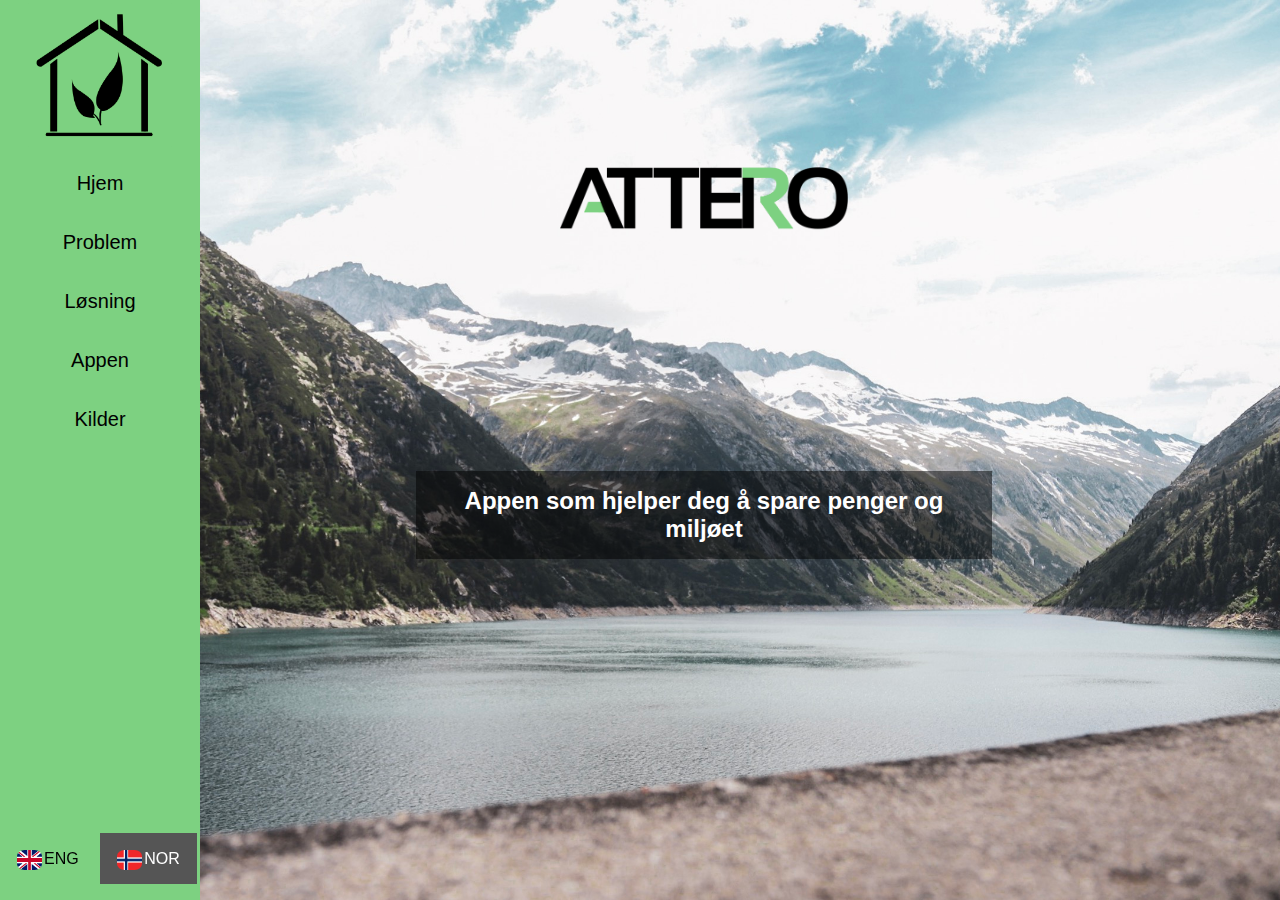
<file: html/index.html>
<!DOCTYPE html>
<html>
  <head>
    <meta charset="utf-8">
	  <meta name="viewport" content="width=device-width, initial-scale=1">
    <title>Attero | Hjem</title>
    <link rel="stylesheet" href="../css/style.css">
  </head>
  <body>
		<div class="sidenav">
			<div class ="leaf">
				<img src="../bilder/leaf.png" alt="leaf"> <!--- freesvg.org/eco-house-vector-icon --->
			</div>
				<a href="index.html">Hjem</a>
				<a href="problem.html">Problem</a>
				<a href="solution.html">Løsning</a>
				<a href="theapp.html">Appen</a>
				<a href="sources.html">Kilder</a>
		</div>

		<div class="background" id="forsidebg">
			<div class="tittel" id="forsidetekst">
				<img src="../bilder/logo.png" alt="logo">
				<h2><span>Appen som hjelper deg å spare penger og miljøet</span></h2>
			</div>
		</div>
		
		<div class="footer">
			<a href="engelskIndex.html" id="en"><img src="../bilder/en.png">ENG</a>
			<a href="index.html" id="no" class="active"><img src="../bilder/no.png">NOR</a>
		</div>
  </body>
</html>
</file>
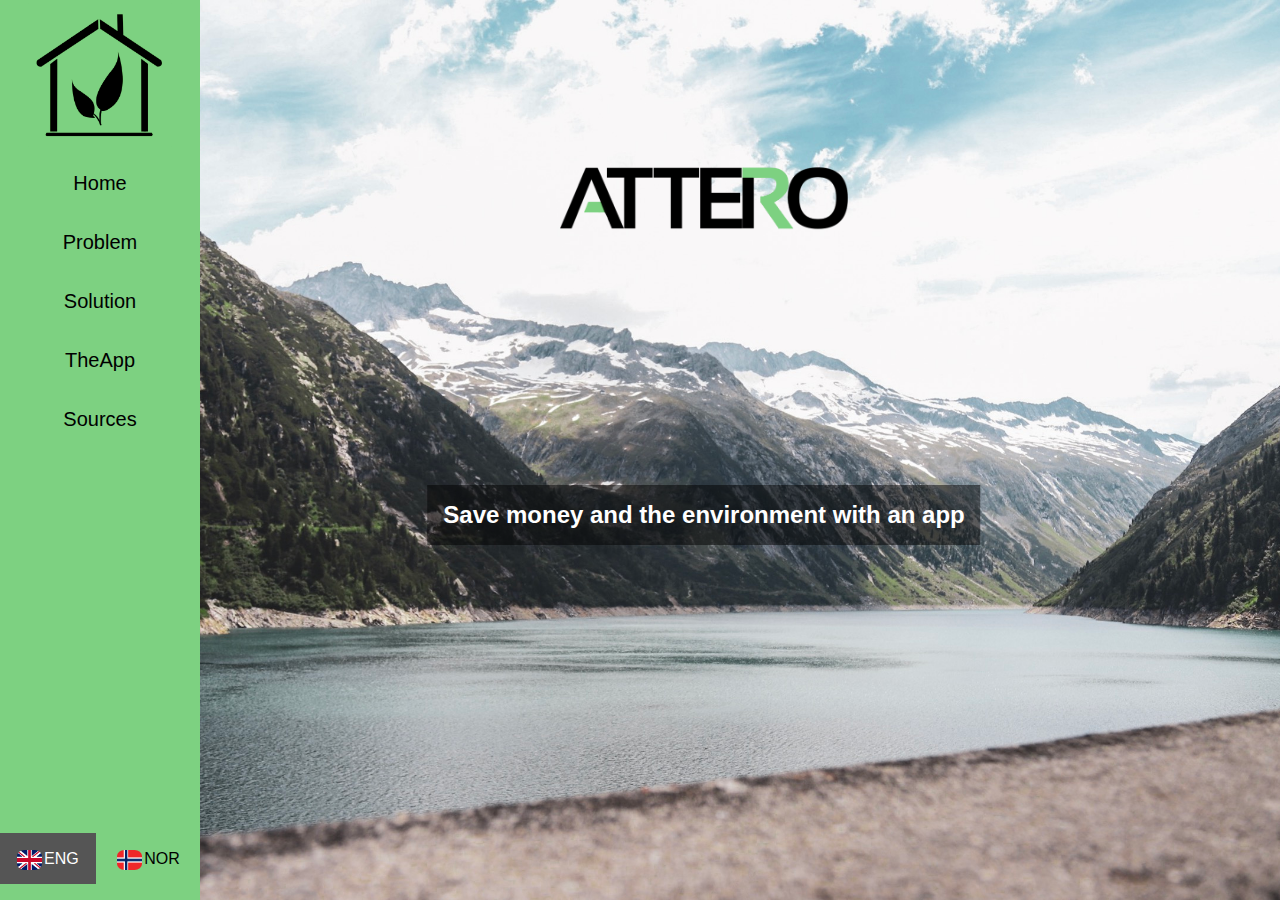
<file: html/engelskIndex.html>
<!DOCTYPE html>
<html>
  <head>
    <meta charset="utf-8">
    <meta name="viewport" content="width=device-width, initial-scale=1">
    <title>Attero | Home</title>
    <link rel="stylesheet" href="../css/style.css">
  </head>
    <body>
      <div class="sidenav">
        <div class ="leaf">
			<img src="../bilder/leaf.png" alt="leaf"> <!--- freesvg.org/eco-house-vector-icon --->
        </div>
			<a href="engelskindex.html">Home</a>
			<a href="EngelskProblem.html">Problem</a>
			<a href="EngelskSolution.html">Solution</a>
			<a href="engelskTheApp.html">TheApp</a>
			<a href="engelskSources.html">Sources</a>
        </div>

		<div class="background" id="forsidebg">
			<div class="tittel" id="forsidetekst">
				<img src="../bilder/logo.png" alt="logo">
				<h2><span>Save money and the environment with an app</span></h2>
			</div>
		</div>

        <div class="footer">
			<a href="engelskIndex.html" id="en" class="active"><img src="../bilder/en.png">ENG</a>
			<a href="index.html" id="no"><img src="../bilder/no.png">NOR</a>
        </div>
  </body>
</html>
</file>
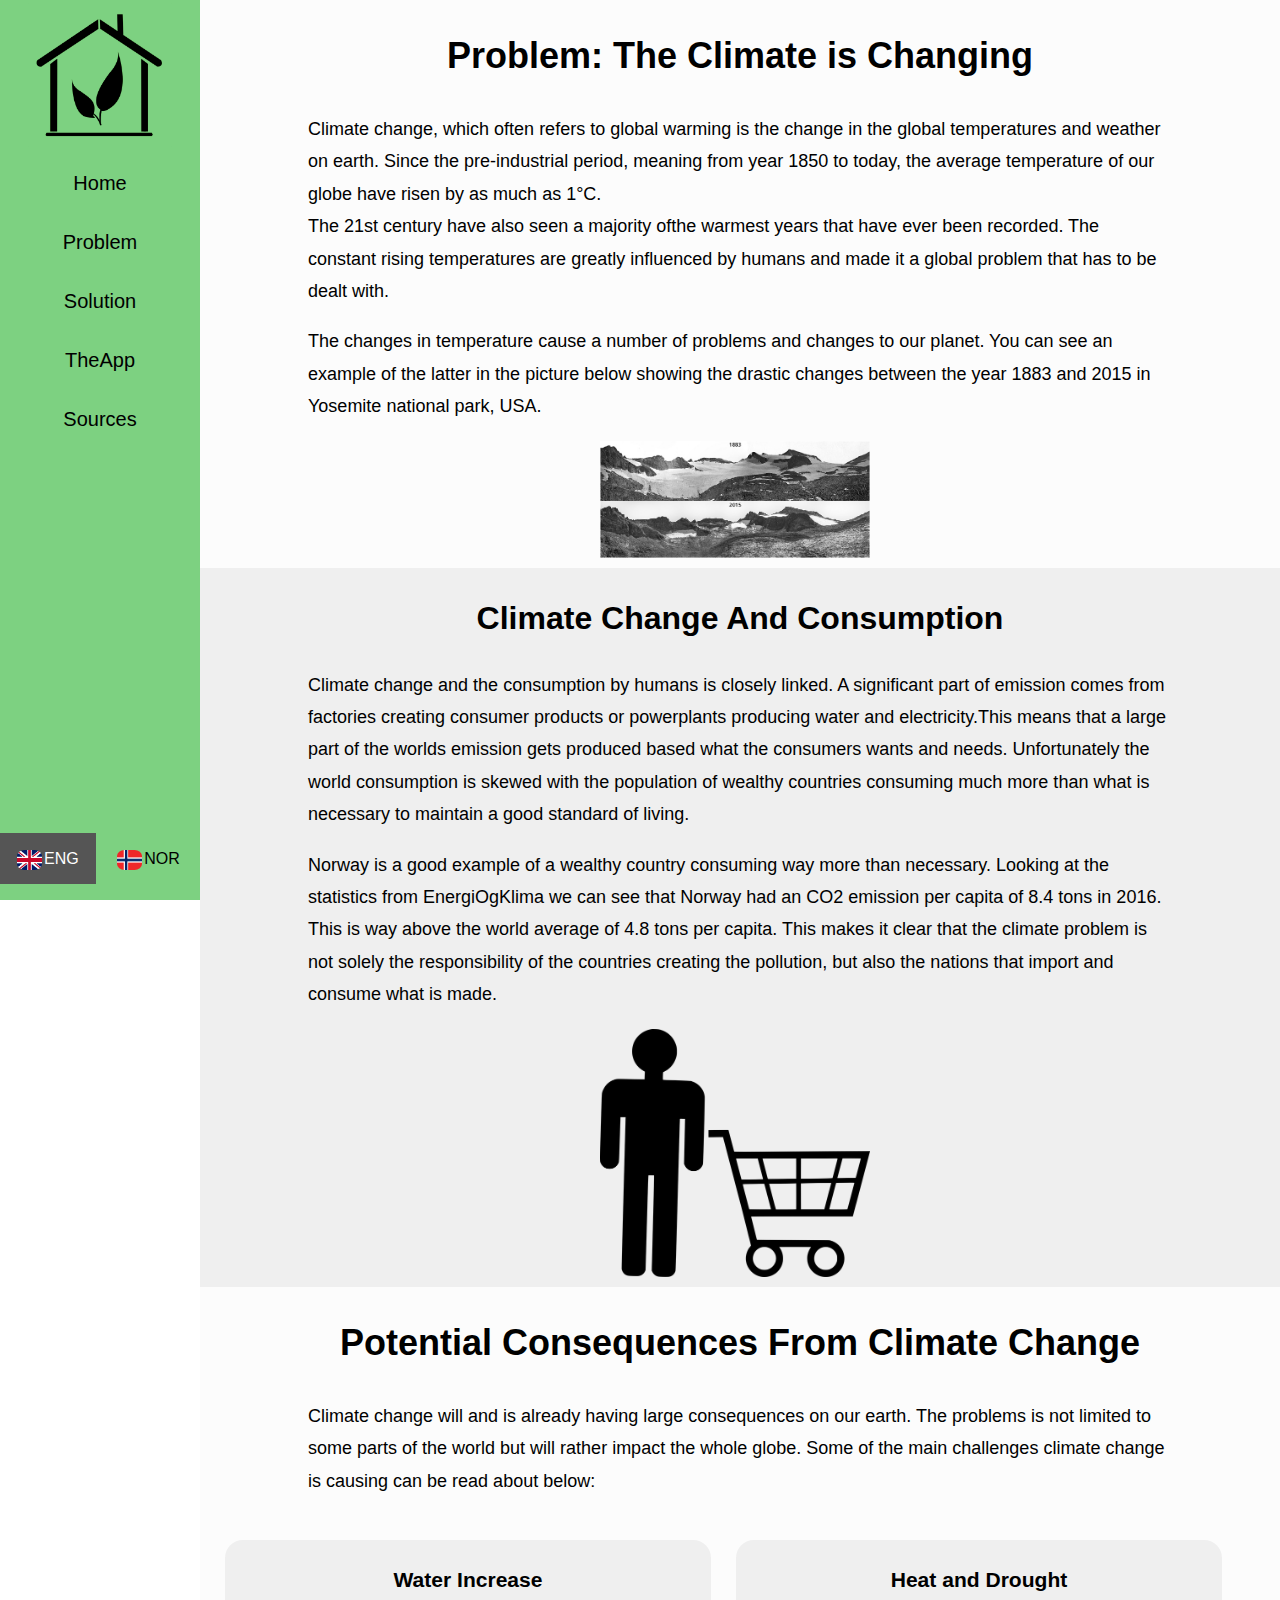
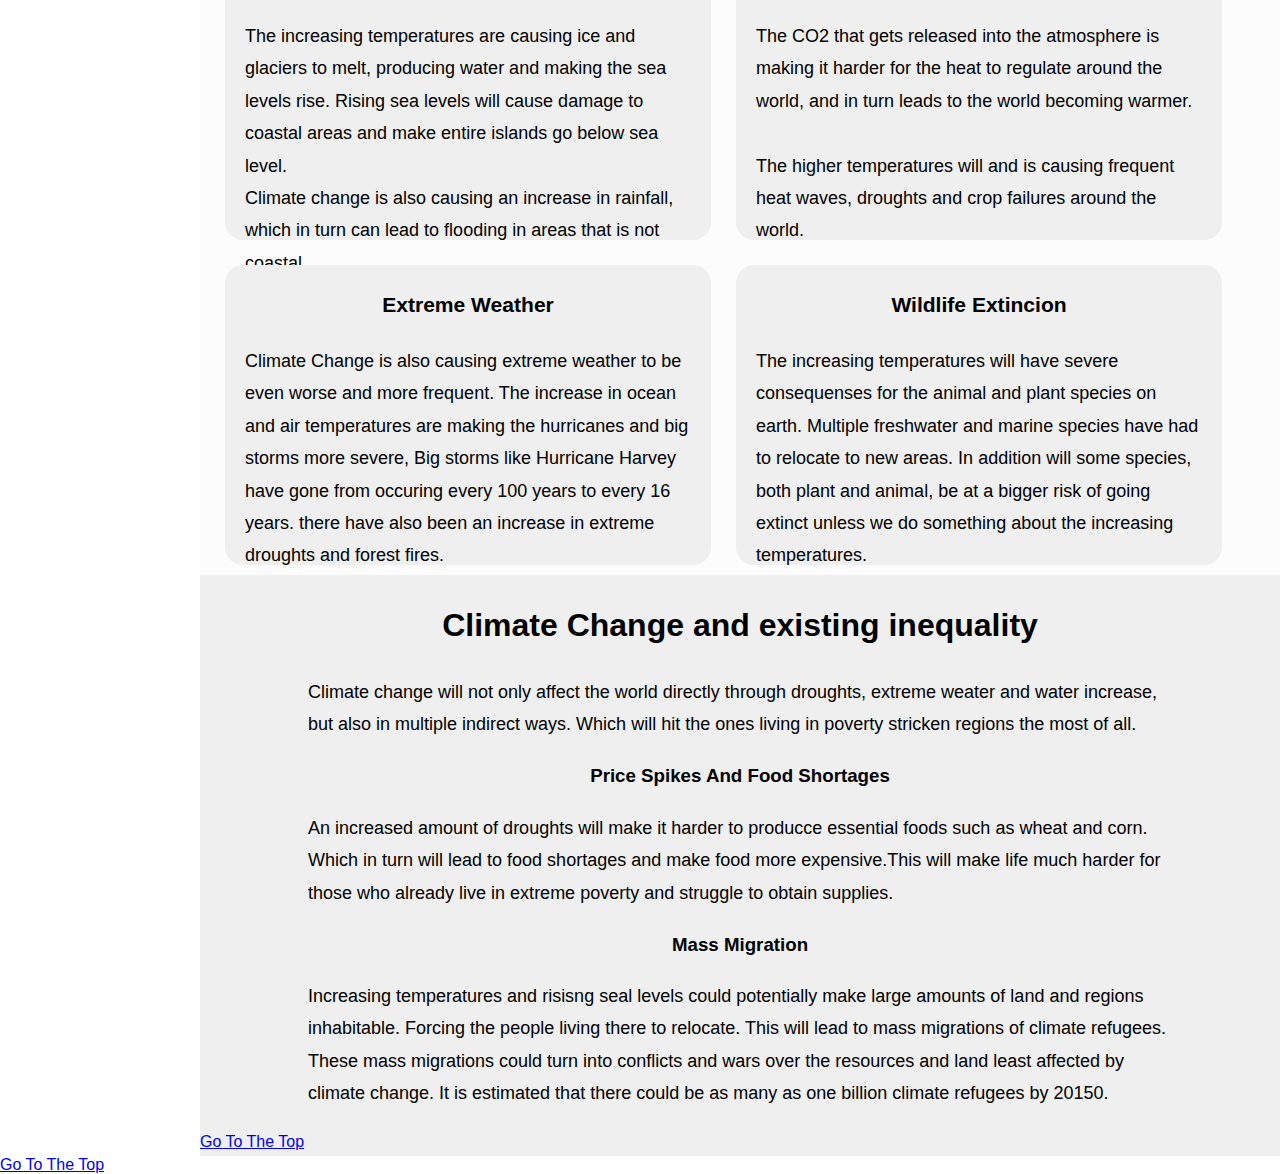
<file: html/engelskProblem.html>
<!DOCTYPE html>
<html>
  <head>
    <meta charset="utf-8">
    <meta name="viewport" content="width=device-width, initial-scale=1">
    <link rel="stylesheet" href="../css/style.css">
    <title>Attero | Problem</title>
  </head>
  <body>

    <div class="sidenav">
      <div class ="leaf">
        <img src="../bilder/leaf.png" alt="leaf"> <!--- freesvg.org/eco-house-vector-icon --->
      </div>
        <a href="engelskindex.html">Home</a>
        <a href="EngelskProblem.html">Problem</a>
        <a href="EngelskSolution.html">Solution</a>
        <a href="engelskTheApp.html">TheApp</a>
        <a href="engelskSources.html">Sources</a>
      </div>


    <div class="innhold1" id ="top">
	
		
			<h1 tabindex="0">Problem: The Climate is Changing</h1>
		
           <p tabindex="0">Climate change, which often refers to global warming is the change in the global temperatures and weather on earth. Since the pre-industrial period,
             meaning from year 1850 to today, the average temperature of our globe have risen by as much as 1°C. <br>
			 The 21st century have also seen a majority ofthe warmest
             years that have ever been recorded. The constant rising temperatures are greatly influenced by humans and made it a global problem that has to be dealt with.
            </p>

			<p tabindex="0">The changes in temperature cause a number of problems and changes to our planet. You can see an example of the latter
			 in the picture below showing the drastic changes between the year 1883 and 2015 in Yosemite national park, USA.
    		</p>
			
        
		<div class="GlacierMelting">
		<img src="../bilder/glaciermelting.jpg" alt="Utslipp"	tabindex="0">
		</div>
		
       

      </div>

      <div class="innhold2">
          <div id="bot">
              <h1 tabindex="0">Climate Change And Consumption</h1>
          </div>

            <p tabindex="0">Climate change and the consumption by humans is closely linked. A significant part of emission comes from factories creating consumer products
			 or powerplants producing water and electricity.This means that a large part of the worlds emission gets produced based what the consumers wants and needs.
			 Unfortunately the world consumption is skewed with the population of wealthy countries consuming much more than what is necessary to maintain a good standard of living.
      	    </p>

            <p tabindex="0">Norway is a good example of a wealthy country consuming way more than necessary. Looking at the statistics from EnergiOgKlima we can see that Norway 
			 had an CO2 emission per capita of 8.4 tons in 2016. This is way above the world average of 4.8 tons per capita. This makes it clear that the climate problem is not 
			 solely the responsibility of the countries creating the pollution, but also the nations that import and consume what is made.
			</p>
			
		<img src="../bilder/consumer.png" alt="Utslipp"	tabindex="0">
		
        </div>

     <div class="innhold1">
        <h1 tabindex="0">Potential Consequences From Climate Change</h1>

        <p tabindex="0">Climate change will and is already having large consequences on our earth. The problems is not limited to some parts of the world but will
		 rather impact the whole globe. Some of the main challenges climate change is causing can be read about below:
    	</p>


     <div class ="tipsboks">
           <div class = "kort">
				<h3>Water Increase</h3>
             <p tabindex="0">The increasing temperatures are causing ice and glaciers to melt, producing water and making the sea levels rise. 
				Rising sea levels will cause damage to coastal areas and make entire islands go below sea level.<br>
				Climate change is also causing an increase in rainfall, which in turn can lead to flooding in areas that is not coastal.</p>
           </div>

           <div class = "kort"> 
		   <h3>Heat and Drought</h3>
		   <p tabindex="0">The CO2 that gets released into the atmosphere is making it harder for the heat to regulate around the world, and in turn leads to
			the world becoming warmer.<br>
			<br>
			The higher temperatures will and is causing frequent heat waves, droughts and crop failures around the world. </p>
           </div>

            <div class = "kort">
			<h3>Extreme Weather</h3>
			<p tabindex="0">Climate Change is also causing extreme weather to be even worse and more frequent. The increase in ocean and air temperatures
				are making the hurricanes and big storms more severe, Big storms like Hurricane Harvey have gone from occuring every 100 years to every 16 years.
				there have also been an increase in extreme droughts and forest fires.</p>
           </div>

           <div class = "kort">
		   <h3>Wildlife Extincion</h3>
		   <p tabindex="0">The increasing temperatures will have severe consequenses for the animal and plant species on earth.
			   Multiple freshwater and marine species have had to relocate to new areas. In addition will some species, both plant and animal, be at a bigger risk 
			   of going extinct unless we do something about the increasing temperatures.</p>
		    </div>
        </div>
     </div>
	 
	 <div class="innhold2">
		     <div id="bot">
		         <h1 tabindex="0">Climate Change and existing inequality</h1>
		     </div>
			 
		<p tabindex="0">Climate change will not only affect the world directly through droughts, extreme weater and water increase, but also in multiple indirect ways. 
						Which will hit the ones living in poverty stricken regions the most of all.
			
      	  </p>
		  
		  <h3> Price Spikes And Food Shortages</h3>

      	 <p tabindex="0"> An increased amount of droughts will make it harder to producce essential foods such as wheat and corn. Which in turn
		 will lead to food shortages and make food more expensive.This will make life much harder for those who already live in extreme poverty and struggle 
		 to obtain supplies.
      	  </p>
		  
		  <h3> Mass Migration</h3>
		  
      	  <p tabindex="0">
		  Increasing temperatures and risisng seal levels could potentially make large amounts of land and regions inhabitable. Forcing the people living 
		  there to relocate. This will lead to mass migrations of climate refugees. These mass migrations could turn into conflicts and wars over the resources 
		  and land least affected by climate change. It is estimated that there could be as many as one billion climate refugees by 20150.
      	  </p>
		  
		  <a href="#top">Go To The Top</a>
		  
		  </div>
		  
		  <a href="#top">Go To The Top</a>

    <div class="footer">
      <a href="EngelskProblem.html" id="en" class="active"><img src="../bilder/en.png">ENG</a>
      <a href="problem.html" id="no"><img src="../bilder/no.png">NOR</a>
	  
	 
    </div>
	 
	 
	
	
  </body>
</html>
</file>
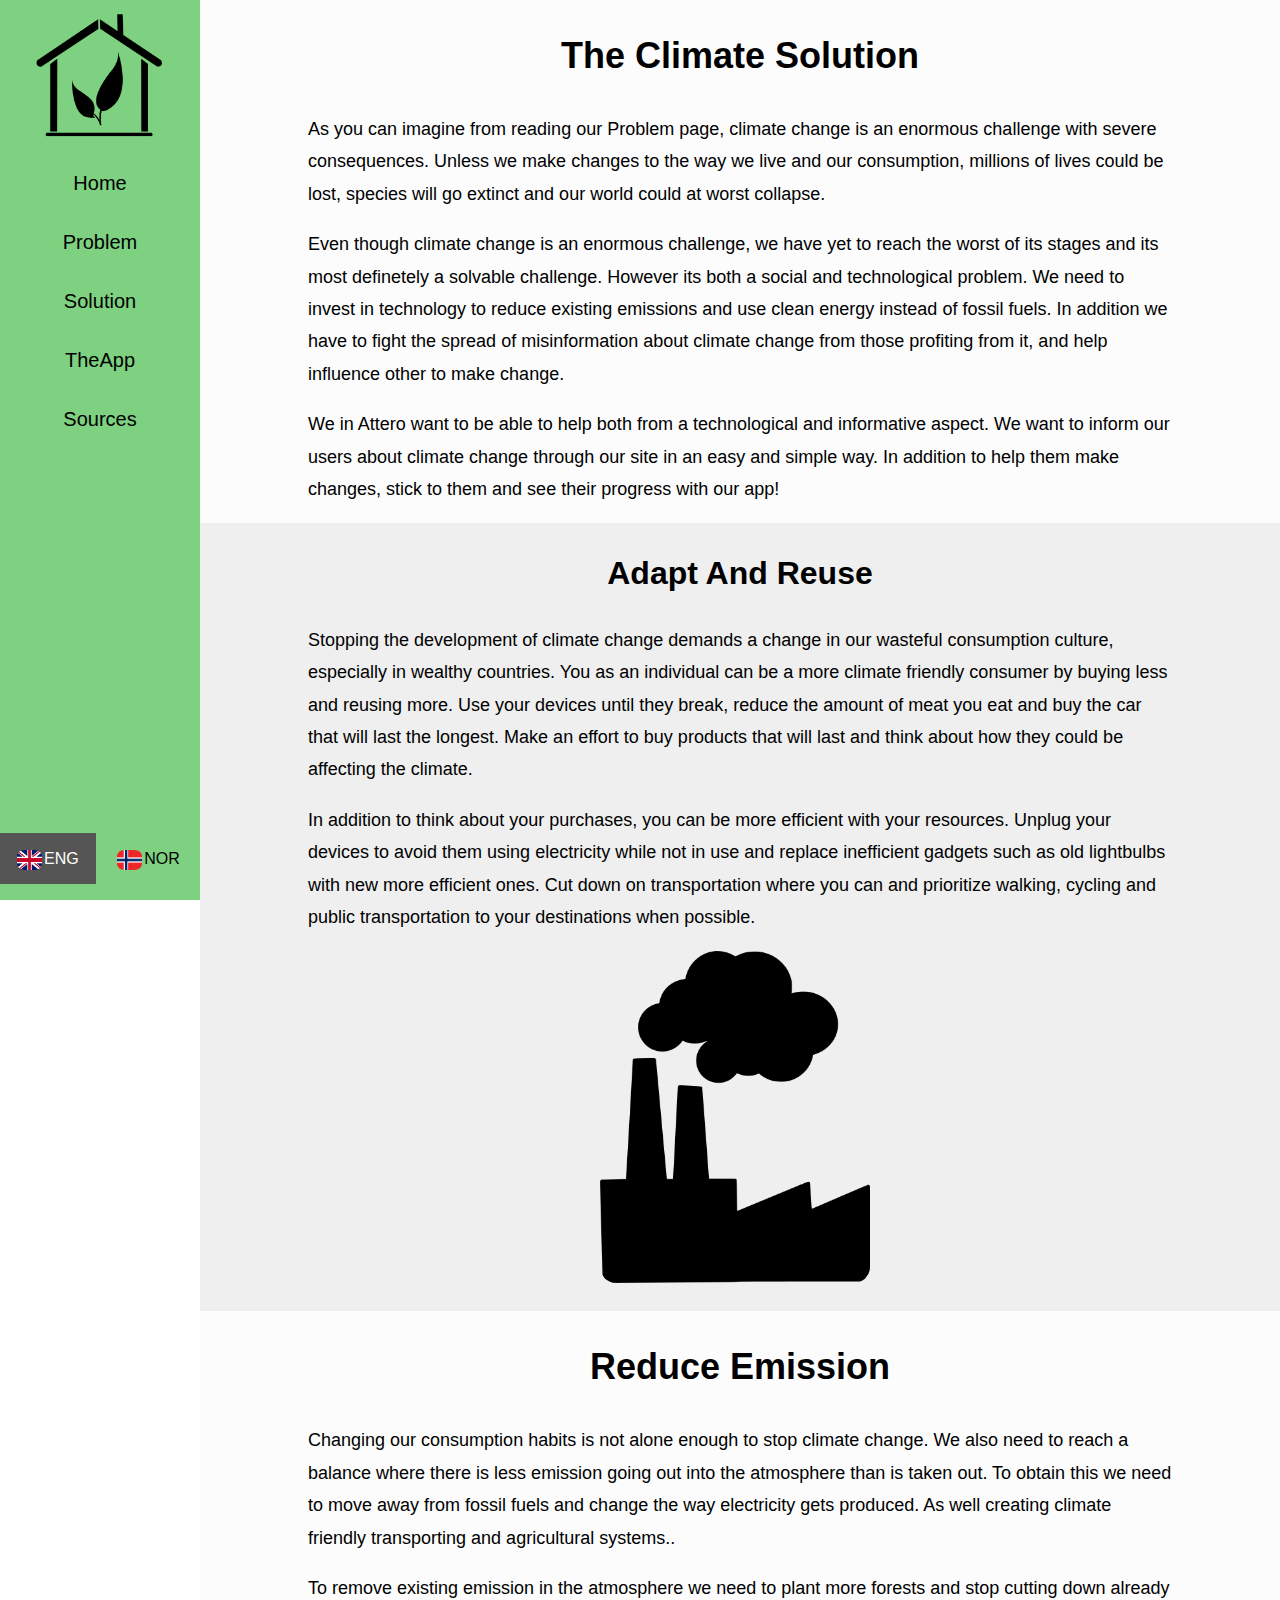
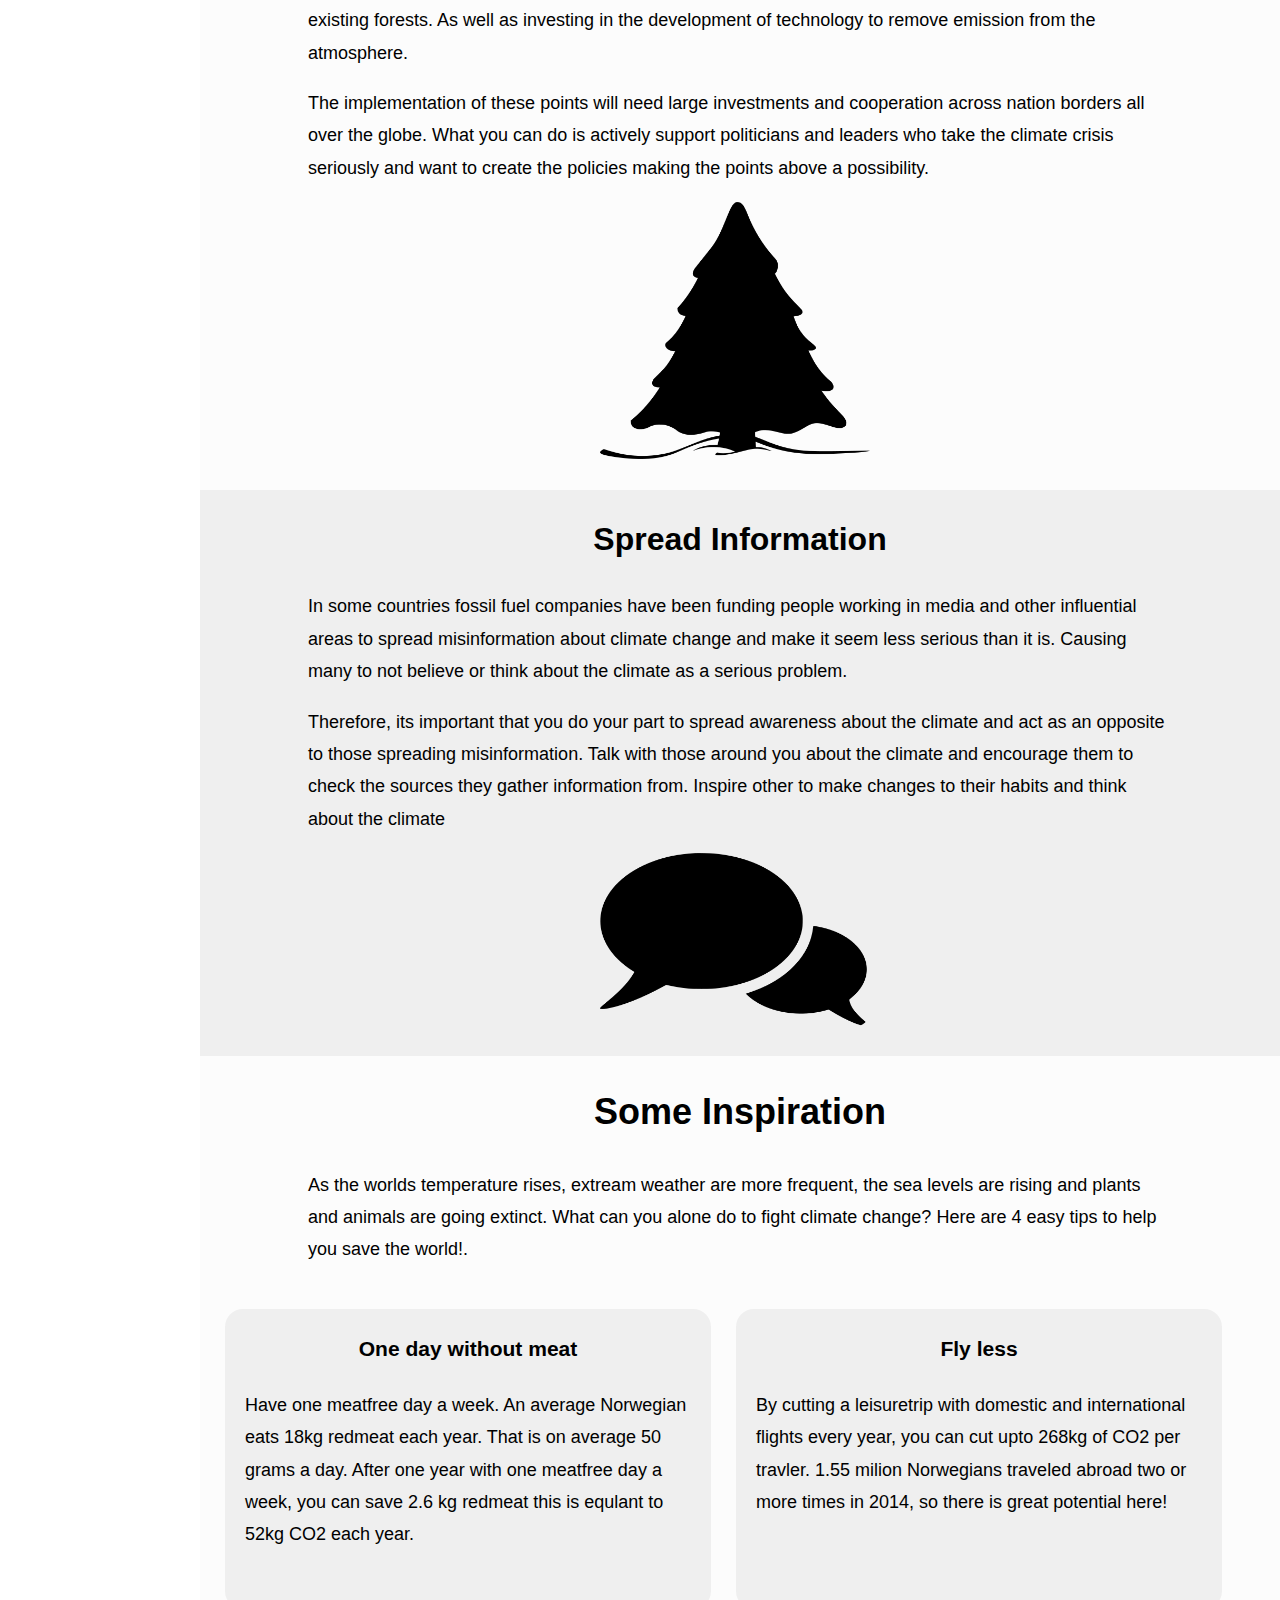
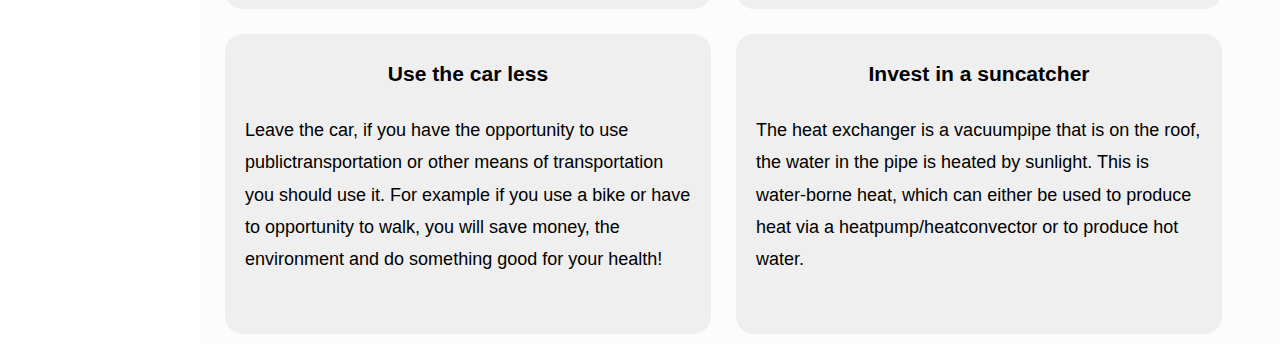
<file: html/engelskSolution.html>
<!DOCTYPE html>
<html lang="eng">
  <head>
    <meta charset="utf-8">
    <meta name="viewport" content="width=device-width, initial-scale=1">
    <link rel="stylesheet" href="../css/style.css">
    <title>Attero | Sources</title>
  </head>
  <body>

    <div class="sidenav">
      <div class ="leaf">
         <img src="../bilder/leaf.png" alt="Company Climate Icon"> <!--- freesvg.org/eco-house-vector-icon --->
      </div>
        <a href="engelskindex.html">Home</a>
        <a href="engelskProblem.html">Problem</a>
        <a href="EngelskSolution.html">Solution</a>
        <a href="engelskTheApp.html">TheApp</a>
        <a href="engelskSources.html">Sources</a>
    </div>


    <div class="innhold1">
      <h1 tabindex="0">The Climate Solution</h1>
	  
	  <p tabindex="0">As you can imagine from reading our Problem page, climate change is an enormous challenge with severe consequences. Unless we make changes to the way we 
						live and our consumption, millions of lives could be lost, species will go extinct and our world could at worst collapse.</p>
		 
      <p tabindex="0">Even though climate change is an enormous challenge, we have yet to reach the worst of its stages and its most definetely a solvable challenge. However
						its both a social and technological problem. We need to invest in technology to reduce existing emissions and use clean energy instead of fossil fuels.
						In addition we have to fight the spread of misinformation about climate change from those profiting from it, and help influence other to make change.</p>
		
		<p tabindex="0">We in Attero want to be able to help both from a technological and informative aspect. We want to inform our users about climate change through our
						site in an easy and simple way. In addition to help them make changes, stick to them and see their progress with our app!  </p>
						
						
		
      
    </div>
	
	<div class="innhold2">
      <h1 tabindex="0"> Adapt And Reuse</h1>
      <p tabindex="0">Stopping the development of climate change demands a change in our wasteful consumption culture, 
	  especially in wealthy countries. You as an individual can be a more climate friendly consumer by buying less and 
	  reusing more. Use your devices until they break, reduce the amount of meat you eat and buy the car that will last the longest. 
	  Make an effort to buy products that will last and think about how they could be affecting the climate.   </p>
	  
	  <p tabindex="0">In addition to think about your purchases, you can be more efficient with your resources. 
	  Unplug your devices to avoid them using electricity while not in use and replace inefficient gadgets such as 
	  old lightbulbs with new more efficient ones. Cut down on transportation where you can and prioritize walking, 
	  cycling and public transportation to your destinations when possible. </p>
		 
		  <img src="../bilder/pollution.png" alt="Pollution Icon"	tabindex="0">
      <h3></h3>
      <p></p>
    </div>
	
	
	
	<div class="innhold1">
      <h1 tabindex="0">Reduce Emission</h1>
      <p tabindex="0">Changing our consumption habits is not alone enough to stop climate change.  
	  We also need to reach a balance where there is less emission going out into the atmosphere than is taken out. 
	  To obtain this we need to move away from fossil fuels and change the way electricity gets produced. As well creating 
	  climate friendly transporting and agricultural systems.. </p>
	  
	  <p tabindex="0">To remove existing emission in the atmosphere we need to plant more forests and stop cutting down already existing forests.
	  As well as investing in the development of technology to remove emission from the atmosphere.  </p>
	  
	  <p tabindex="0">The implementation of these points will need large investments and cooperation across nation borders all over the globe.
	  What you can do is actively support politicians and leaders who take the climate crisis seriously and want to create the policies making 
	  the points above a possibility. </p>
		 
		 <img src="../bilder/forest.png" alt="Forest Icon"	tabindex="0">
      <h3></h3>
      <p></p>
    </div>
	
	<div class="innhold2">
      <h1 tabindex="0">Spread Information</h1>
      <p tabindex="0">In some countries fossil fuel companies have been funding people working in media and other influential areas 
	  to spread misinformation about climate change and make it seem less serious than it is. Causing many to not believe or think 
	  about the climate as a serious problem. </p>
	  
	  <p tabindex="0">Therefore, its important that you do your part to spread awareness about the climate and act as an opposite to
	  those spreading misinformation. Talk with those around you about the climate and encourage them to check the sources they gather 
	  information from. Inspire other to make changes to their habits and think about the climate </p>
		 
		  <img src="../bilder/talk.png" alt="Speaking buble Icon"	tabindex="0">
      <h3></h3>
      <p></p>
    </div>

  <div class="innhold1">
    <h1 tabindex="0">Some Inspiration</h1>
    <p tabindex="0"> As the worlds temperature rises, extream weather are more frequent, the sea levels are rising and plants and animals are going extinct.
      What can you alone do to fight climate change? Here are 4 easy tips to help you save the world!.
     </p>
     <div class ="tipsboks">
   		    <div class = "kort">
            <h3 tabindex="0">One day without meat</h3>
         	
			<p tabindex="0">Have one meatfree day a week. An average Norwegian eats 18kg redmeat each year. That is on average 50 grams a day.
              After one year with one meatfree day a week, you can save 2.6 kg redmeat this is equlant to 52kg CO2 each year.</p>
   		    </div>

         	<div class = "kort">
			<h3 tabindex="0">Fly less</h3>
            
            <p tabindex="0">By cutting a leisuretrip with domestic and international flights every year, you can cut upto 268kg of CO2 per travler.
             1.55 milion Norwegians traveled abroad two or more times in 2014, so there is great potential here!</p>
           </div>

         	 <div class = "kort">
             <h3 tabindex="0">Use the car less</h3>
			 
             <p tabindex="0">Leave the car, if you have the opportunity to use publictransportation or other means of transportation you should use it.
             For example if you use a bike or have to opportunity to walk, you will save money, the environment and do something good for your health!</p>
           </div>

         	<div class = "kort">
			<h3 tabindex="0">Invest in a suncatcher</h3>
             
             <p tabindex="0">The heat exchanger is a vacuumpipe that is on the roof, the water in the pipe is heated by sunlight.
                This is water-borne heat, which can either be used to produce heat via a heatpump/heatconvector or to produce hot water.</p>
           </div>
 	     </div>
     </div>

    <div class="footer">
      <a href="EngelskSolution.html" id="en" class="active"><img src="../bilder/en.png" alt="English Flag">ENG</a>
      <a href="solution.html" id="no"><img src="../bilder/no.png" alt="Norwegian Flag">NOR</a>
    </div>
  </body>
</html>
</file>
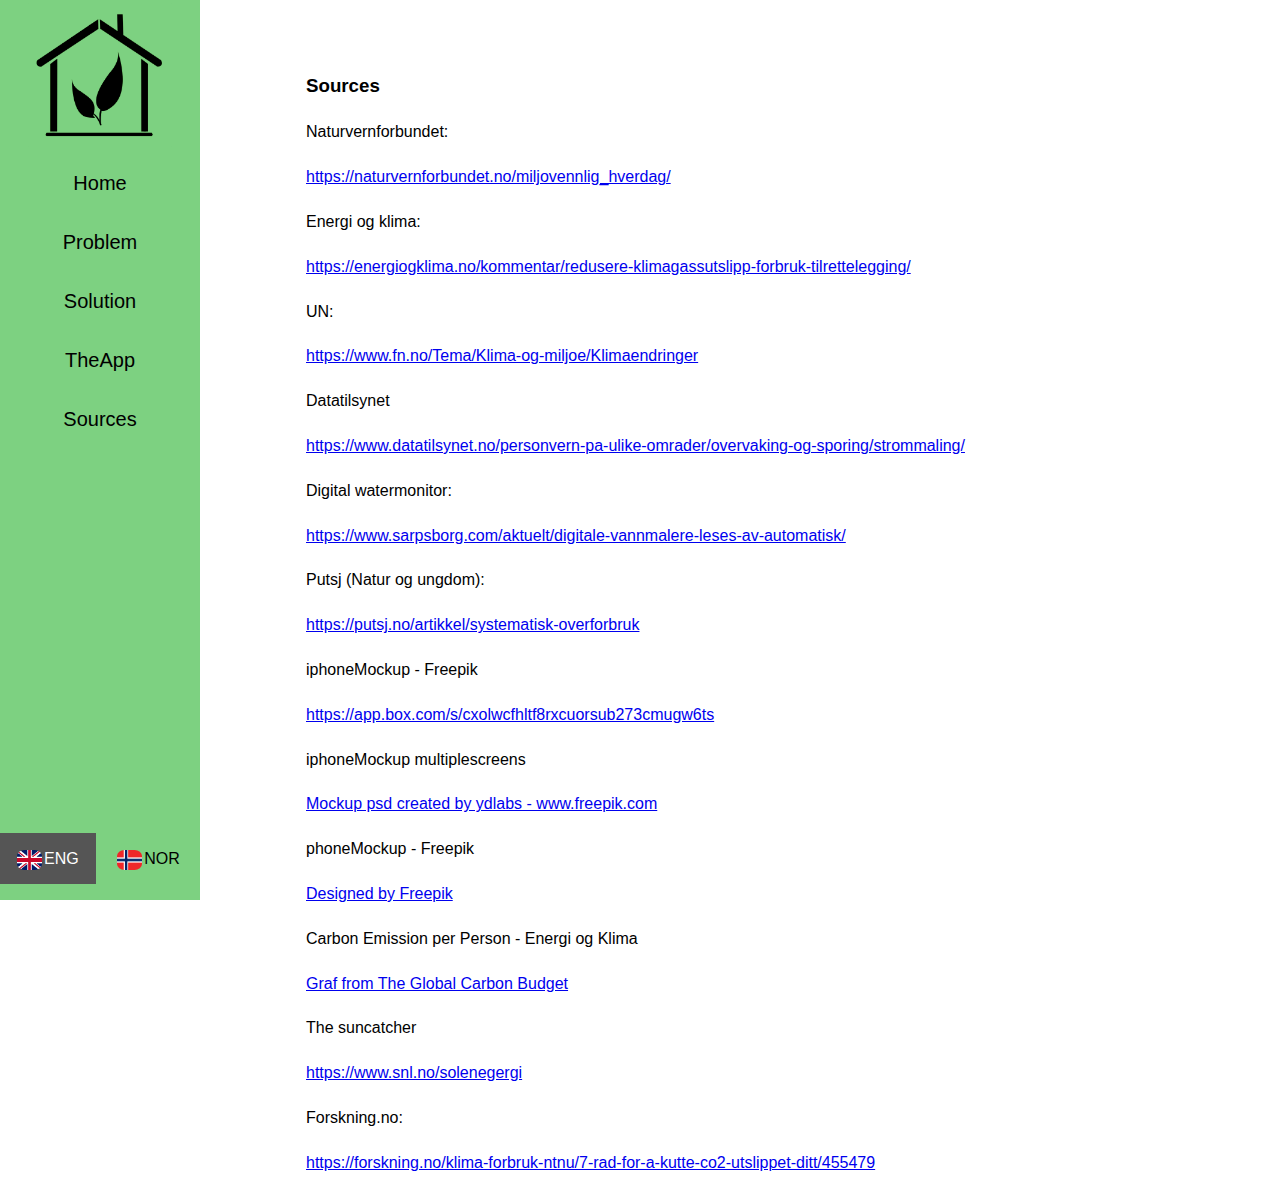
<file: html/engelskSources.html>
<!DOCTYPE html>
<html>
  <head>
    <meta charset="utf-8">
    <link rel="stylesheet" href="../css/style.css">
    <title>Attero | Source</title>
  </head>
  <body>

    <div class="sidenav">
      <div class ="leaf">
    	   <img src="../bilder/leaf.png" alt="leaf"> <!--- freesvg.org/eco-house-vector-icon --->
    	</div>
        <a href="engelskindex.html">Home</a>
        <a href="EngelskProblem.html">Problem</a>
        <a href="EngelskSolution.html">Solution</a>
        <a href="engelskTheApp.html">TheApp</a>
        <a href="engelskSources.html">Sources</a>
    </div>

    <div class="innhold" id="sources">
      <h3 tabindex="0">Sources</h3>
      <p tabindex="0">Naturvernforbundet: </p  <br>
      <a href="https://naturvernforbundet.no/miljovennlig_hverdag/" alt="Link to Naturvernforbundet" tabindex="0">https://naturvernforbundet.no/miljovennlig_hverdag/</a> <br>
      <p tabindex="0">Energi og klima: </p>
      <a href="https://energiogklima.no/kommentar/redusere-klimagassutslipp-forbruk-tilrettelegging/" alt="Link to Energi og Klima" tabindex="0">https://energiogklima.no/kommentar/redusere-klimagassutslipp-forbruk-tilrettelegging/</a> <br>
      <p tabindex="0">UN: </p>
      <a href="https://www.fn.no/Tema/Klima-og-miljoe/Klimaendringer" alt="Link to the U N" tabindex="0">https://www.fn.no/Tema/Klima-og-miljoe/Klimaendringer</a> <br>
      <p tabindex="0">Datatilsynet</p>
      <a href="https://www.datatilsynet.no/personvern-pa-ulike-omrader/overvaking-og-sporing/strommaling/" alt="Link to Datatilsynet" tabindex="0">https://www.datatilsynet.no/personvern-pa-ulike-omrader/overvaking-og-sporing/strommaling/ </a> <br>
      <p tabindex="0">Digital watermonitor: </p>
      <a href="https://www.sarpsborg.com/aktuelt/digitale-vannmalere-leses-av-automatisk/" alt="link to digital watermonitors" tabindex="0">https://www.sarpsborg.com/aktuelt/digitale-vannmalere-leses-av-automatisk/</a> <br>
      <p tabindex="0">Putsj (Natur og ungdom): </p>
      <a href="https://putsj.no/artikkel/systematisk-overforbruk" alt="Link to Putsj (Natur og Ungdom)" tabindex="0">https://putsj.no/artikkel/systematisk-overforbruk</a>
      <p tabindex="0">iphoneMockup - Freepik</p>
      <a href="https://app.box.com/s/cxolwcfhltf8rxcuorsub273cmugw6ts" tabindex="0">https://app.box.com/s/cxolwcfhltf8rxcuorsub273cmugw6ts</a>
      <p tabindex="0">iphoneMockup multiplescreens</p>
      <a href="https://www.freepik.com/free-psd/mobile-phone-mock-up-design_1016571.htm#page=1&position=30" tabindex="0">Mockup psd created by ydlabs - www.freepik.com</a>
      <p tabindex="0">phoneMockup - Freepik</p>
      <a href="https://www.freepik.com/free-photo/close-up-woman-s-hand-holding-cellphone-with-blank-white-screen_3596221.htm#page=1&query=person+phone+screen+adult+woman+mobile+celular&position=38" tabindex="0">Designed by Freepik</a>
      <p tabindex="0">Carbon Emission per Person - Energi og Klima</p>
      <a href="https://energiogklima.no/klimavakten/utslipp-per-innbygger/" tabindex="0">Graf from The Global Carbon Budget</a>
      <p tabindex="0">The suncatcher </p>
	    <a href="https://www.snl.no/solenegergi" tabindex="0">https://www.snl.no/solenegergi</a>
      <p tabindex="0">Forskning.no: </p>
      <a href="https://forskning.no/klima-forbruk-ntnu/7-rad-for-a-kutte-co2-utslippet-ditt/455479">https://forskning.no/klima-forbruk-ntnu/7-rad-for-a-kutte-co2-utslippet-ditt/455479</a>

    </div>


    <div class="footer">
      <a href="engelskSources.html" id="en" class="active"><img src="../bilder/en.png">ENG</a>
      <a href="sources.html" id="no"><img src="../bilder/no.png">NOR</a>
    </div>
  </body>
</html>
</file>
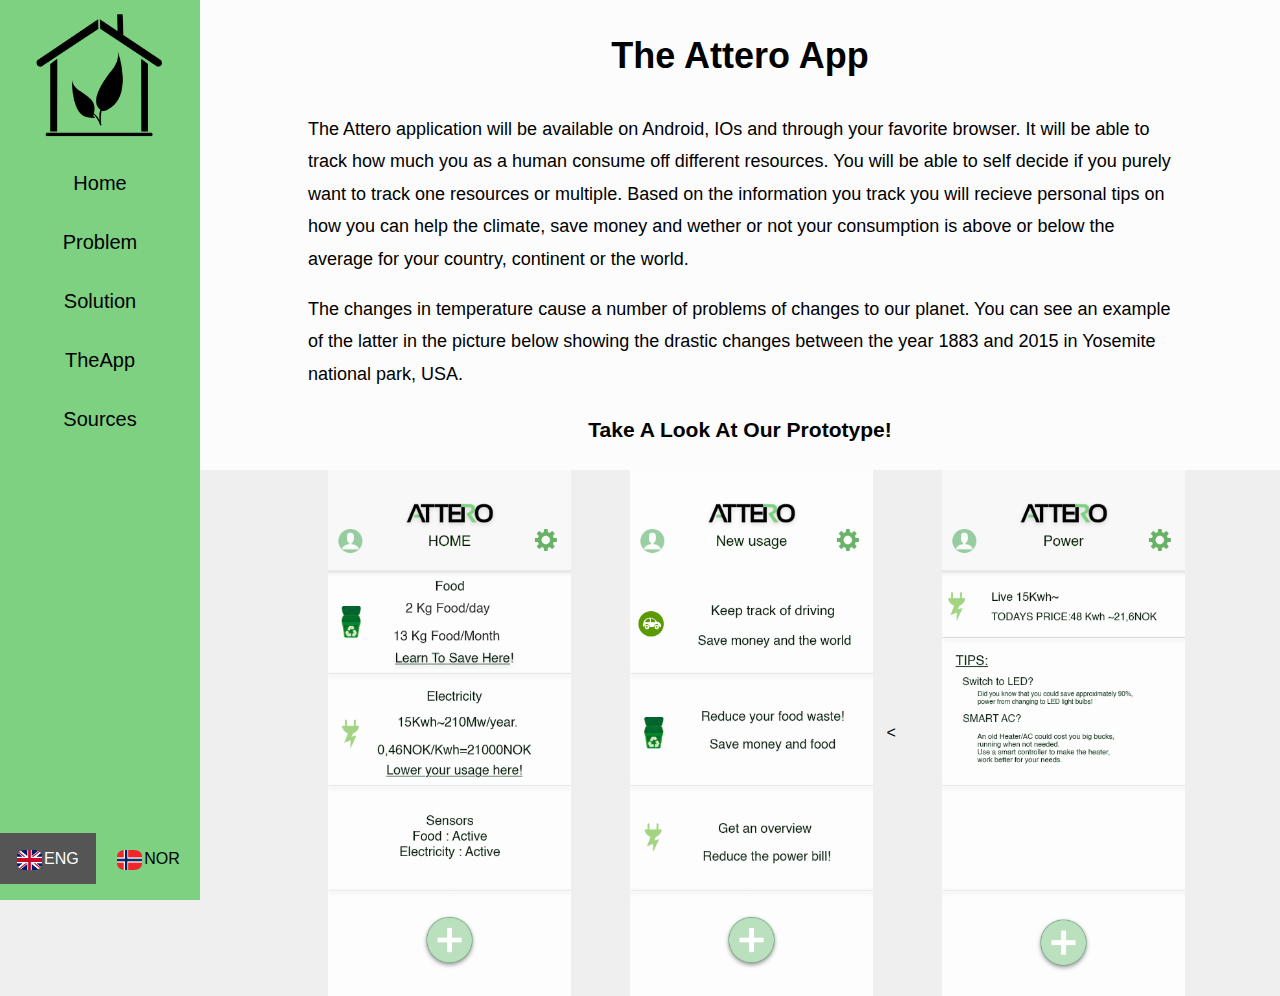
<file: html/engelskTheApp.html>
<!DOCTYPE html>
<html>
  <head>
    <meta charset="utf-8">
    <meta name="viewport" content="width=device-width, initial-scale=1">
    <link rel="stylesheet" href="../css/style.css">
    <title>Attero | The App</title>
  </head>
  <body>

    <div class="sidenav">
      <div class ="leaf">
    	   <img src="../bilder/leaf.png" alt="leaf"> <!--- freesvg.org/eco-house-vector-icon --->
    	</div>
        <a href="engelskindex.html">Home</a>
        <a href="EngelskProblem.html">Problem</a>
        <a href="EngelskSolution.html">Solution</a>
        <a href="engelskTheApp.html">TheApp</a>
        <a href="engelskSources.html">Sources</a>
    </div>



    <div class="innhold1">
	
    
        <h1 tabindex="0">The Attero App</h1>

           <p tabindex="0">The Attero application will be available on Android, IOs and through your favorite browser. It will be able to track how much you as a human consume off different resources. 
		   You will be able to self decide if you purely want to track one resources or multiple. Based on the information you track you will recieve personal tips on how you can help the climate, save money 
		   and wether or not your consumption is above or below the average for your country, continent or the world.
            </p>

			<p tabindex="0">The changes in temperature cause a number of problems of changes to our planet. You can see an example of the latter
			 in the picture below showing the drastic changes between the year 1883 and 2015 in Yosemite national park, USA.
    		</p>			
		
        
		
		
		<h3>Take A Look At Our Prototype!</h3>

      </div>
	<!--<div class="app">
		
		
		<div class="column">
		<img src="../appen/iphone1.jpg" alt="Utslipp"	tabindex="0">
		</div>
		
		<div class="column">
		<img src="../appen/iphone1.jpg" alt="Utslipp"	tabindex="0">
		</div>
		
		<div class = "column">
		
		<img src="../appen/iphone1.jpg" alt="Utslipp"	tabindex="0">
		
		</div>-->
		
		
	<div class="bakgrunn">
		
		<div class="appRad">
		  <div class="koll">			
			<img src="../appen/iphone3.png" alt="Utslipp"	tabindex="0">
		  </div>
		  <div class="koll">
			<img src="../appen/iphone4.png" alt="Utslipp"	tabindex="0">
		  </div>
		  <<div class="koll">
			<img src="../appen/iphone5.png" alt="Utslipp"	tabindex="0">
		  </div>
		</div>
	</div>
		
		
		
		

		
		
		
		
		
	
	
	
	
      




    <div class="footer">
      <a href="engelskTheApp.html" id="en" class="active"><img src="../bilder/en.png">ENG</a>
      <a href="theapp.html" id="no"><img src="../bilder/no.png">NOR</a>
    </div>
  </body>
</html>
</file>
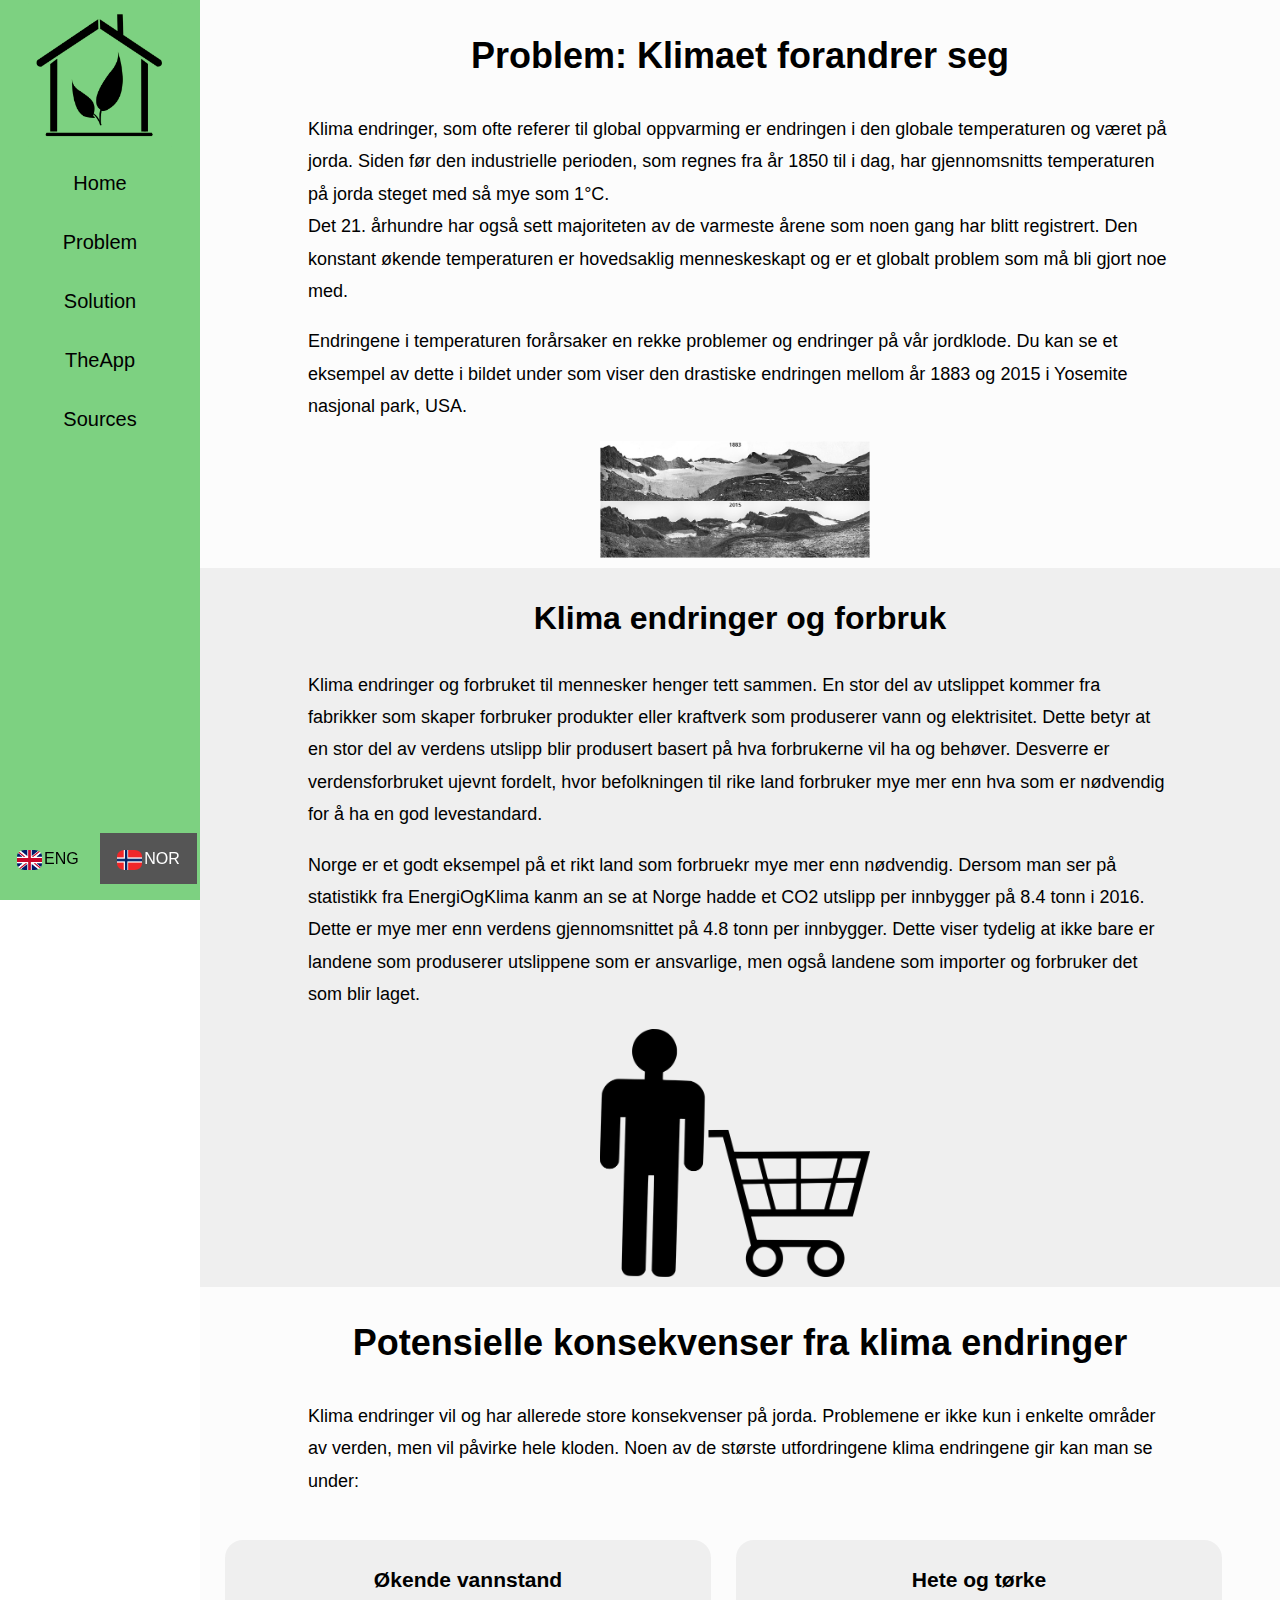
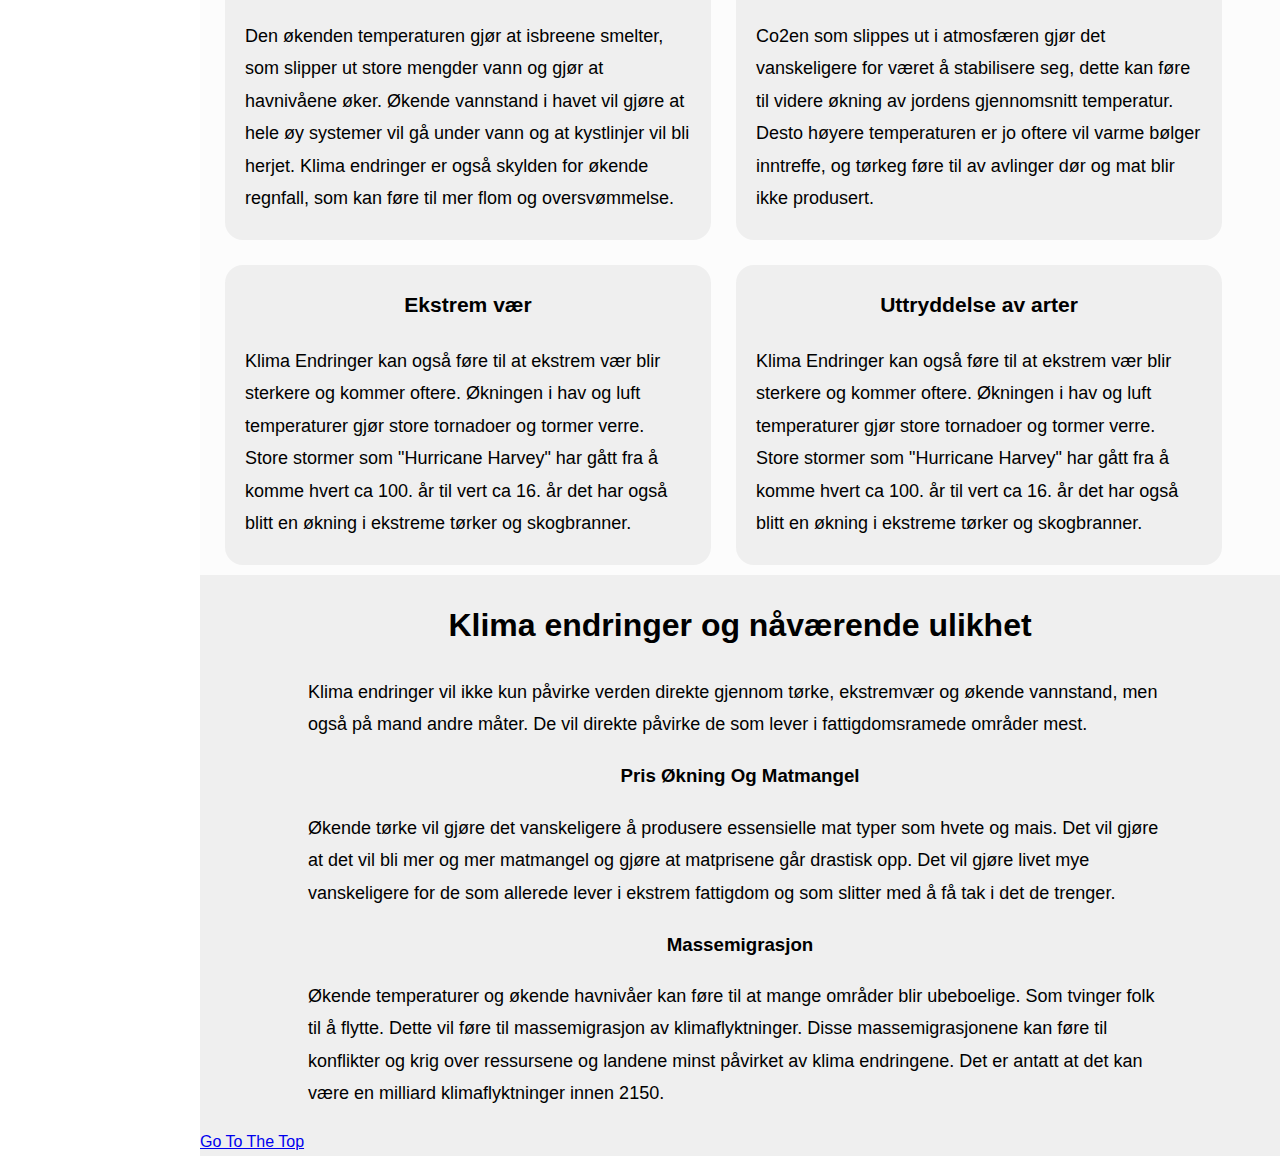
<file: html/problem.html>
<!DOCTYPE html>
<html>
  <head>
    <meta charset="utf-8">
    <meta name="viewport" content="width=device-width, initial-scale=1">
    <link rel="stylesheet" href="../css/style.css">
    <title>Attero | Problem</title>
  </head>
  <body>

    <div class="sidenav">
      <div class ="leaf">
        <img src="../bilder/leaf.png" alt="leaf"> <!--- freesvg.org/eco-house-vector-icon --->
      </div>
        <a href="engelskindex.html">Home</a>
        <a href="EngelskProblem.html">Problem</a>
        <a href="EngelskSolution.html">Solution</a>
        <a href="engelskTheApp.html">TheApp</a>
        <a href="engelskSources.html">Sources</a>
      </div>


    <div class="innhold1" id ="top">
	
		
			<h1 tabindex="0">Problem: Klimaet forandrer seg</h1>
		
           <p tabindex="0">Klima endringer, som ofte referer til global oppvarming er endringen i den globale temperaturen og været på jorda. Siden før den industrielle		   
		   perioden, som regnes fra år 1850 til i dag, har gjennomsnitts temperaturen på jorda steget med så mye som 1°C. <br>
		   Det 21. århundre har også sett majoriteten av de varmeste årene som noen gang har blitt registrert. Den konstant økende temperaturen er hovedsaklig menneskeskapt
		   og er et globalt problem som må bli gjort noe med.
		   
            </p>

			<p tabindex="0">Endringene i temperaturen forårsaker en rekke problemer og endringer på vår jordklode. Du kan se et eksempel av dette i bildet
			under som viser den drastiske endringen mellom år 1883 og 2015 i Yosemite nasjonal park, USA.
    		</p>
			
        
		<div class="GlacierMelting">
		<img src="../bilder/glaciermelting.jpg" alt="Utslipp"	tabindex="0">
		</div>
		
       

      </div>

      <div class="innhold2">
          <div id="bot">
              <h1 tabindex="0">Klima endringer og forbruk</h1>
          </div>

            <p tabindex="0">Klima endringer og forbruket til mennesker henger tett sammen. En stor del av utslippet kommer fra fabrikker som skaper forbruker produkter
			eller kraftverk som produserer vann og elektrisitet. Dette betyr at en stor del av verdens utslipp blir produsert basert på hva forbrukerne vil ha og behøver.
			Desverre er verdensforbruket ujevnt fordelt, hvor befolkningen til rike land forbruker mye mer enn hva som er nødvendig for å ha en god levestandard.
			
      	    </p>

            <p tabindex="0">Norge er et godt eksempel på et rikt land som forbruekr mye mer enn nødvendig. Dersom man ser på statistikk fra EnergiOgKlima kanm an se at 
			Norge hadde et CO2 utslipp per innbygger på 8.4 tonn i 2016. Dette er mye mer enn verdens gjennomsnittet på 4.8 tonn per innbygger. Dette viser tydelig at ikke bare
			er landene som produserer utslippene som er ansvarlige, men også landene som importer og forbruker det som blir laget.
			
			</p>
			
		<img src="../bilder/consumer.png" alt="Utslipp"	tabindex="0">
		
        </div>

     <div class="innhold1">
        <h1 tabindex="0">Potensielle konsekvenser fra klima endringer</h1>

        <p tabindex="0">
		
		Klima endringer vil og har allerede store konsekvenser på jorda.
			Problemene er ikke kun i enkelte områder av verden, men vil påvirke hele kloden.
			Noen av de største utfordringene klima endringene gir kan man se under:
    	</p>


     <div class ="tipsboks">
           <div class = "kort">
				<h3>Økende vannstand</h3>
             <p tabindex="0">Den økenden temperaturen gjør at isbreene smelter, som slipper ut store mengder vann og gjør at havnivåene øker.
				Økende vannstand i havet vil gjøre at hele øy systemer vil gå under vann og at kystlinjer vil bli herjet.
				Klima endringer er også skylden for økende regnfall, som kan føre til mer flom og oversvømmelse.</p>
           </div>

           <div class = "kort"> 
		   <h3>Hete og tørke</h3>
		   <p tabindex="0">Co2en som slippes ut i atmosfæren gjør det
			vanskeligere for været å stabilisere seg, dette kan føre til
			videre økning av jordens gjennomsnitt temperatur.
			<br>
			Desto høyere temperaturen er jo oftere vil varme bølger inntreffe, og
			tørkeg føre til av avlinger dør og mat blir ikke produsert. </p>
           </div>

            <div class = "kort">
			<h3>Ekstrem vær</h3>
			<p tabindex="0">Klima Endringer kan også føre til at ekstrem vær blir sterkere og kommer oftere.
				Økningen i hav og luft temperaturer gjør store tornadoer og tormer verre.
				Store stormer som "Hurricane Harvey" har gått fra å komme hvert ca 100. år til vert ca 16. år
				det har også blitt en økning i ekstreme tørker og skogbranner.</p>
           </div>

           <div class = "kort">
		   <h3>Uttryddelse av arter</h3>
		   <p tabindex="0">Klima Endringer kan også føre til at ekstrem vær blir sterkere og kommer oftere.
				Økningen i hav og luft temperaturer gjør store tornadoer og tormer verre.
				Store stormer som "Hurricane Harvey" har gått fra å komme hvert ca 100. år til vert ca 16. år
				det har også blitt en økning i ekstreme tørker og skogbranner.</p>
		    </div>
        </div>
     </div>
	 
	 <div class="innhold2">
		     <div id="bot">
		         <h1 tabindex="0">Klima endringer og nåværende ulikhet</h1>
		     </div>
			 
		<p tabindex="0">Klima endringer vil ikke kun påvirke verden direkte gjennom tørke,
		ekstremvær og økende vannstand, men også på mand andre måter.
		De vil direkte påvirke de som lever i fattigdomsramede områder mest.
      	  </p>

		  <h3>Pris Økning Og Matmangel</h3>

      	 <p tabindex="0">Økende tørke vil gjøre det vanskeligere å produsere essensielle mat typer
		 som hvete og mais. Det vil gjøre at det vil bli mer og mer matmangel og
		 gjøre at matprisene går drastisk opp.
		 Det vil gjøre livet mye vanskeligere for de som allerede lever i
		 ekstrem fattigdom og som slitter med å få tak i det de trenger.
      	  </p>

		  <h3>Massemigrasjon</h3>

      	  <p tabindex="0">Økende temperaturer og økende havnivåer kan føre til at mange områder blir ubeboelige.
		  Som tvinger folk til å flytte. Dette vil føre til massemigrasjon av klimaflyktninger.
		  Disse massemigrasjonene kan føre til konflikter og krig over ressursene og landene minst påvirket av klima endringene.
		  Det er antatt at det kan være en milliard klimaflyktninger innen 2150.
      	  </p>
      	  </p>
		  
		  <a href="#top">Go To The Top</a>
		  
		  </div>
		  
		 

    <div class="footer">
      <a href="EngelskProblem.html" id="en" ><img src="../bilder/en.png">ENG</a>
      <a href="problem.html" class="active" id="no"><img src="../bilder/no.png">NOR</a>
	  
	  
    </div>
	
	
  </body>
</html>
</file>
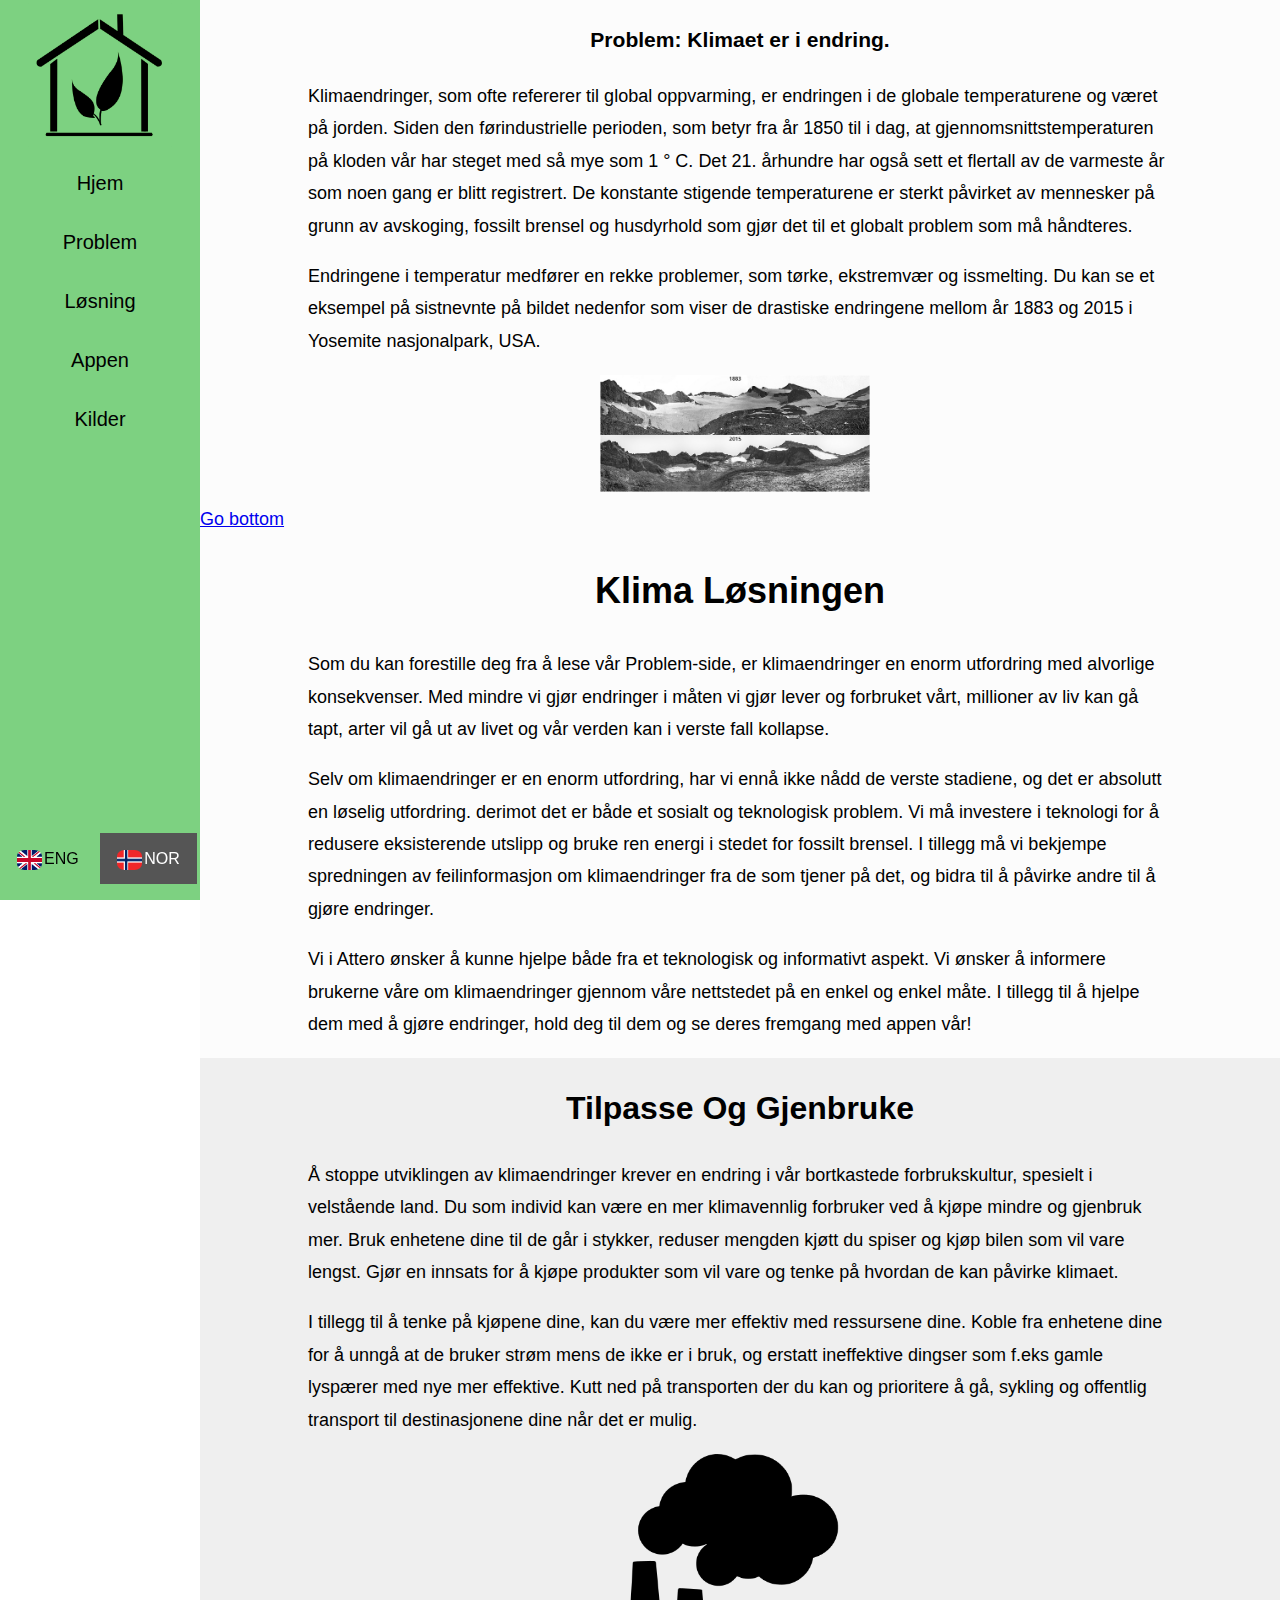
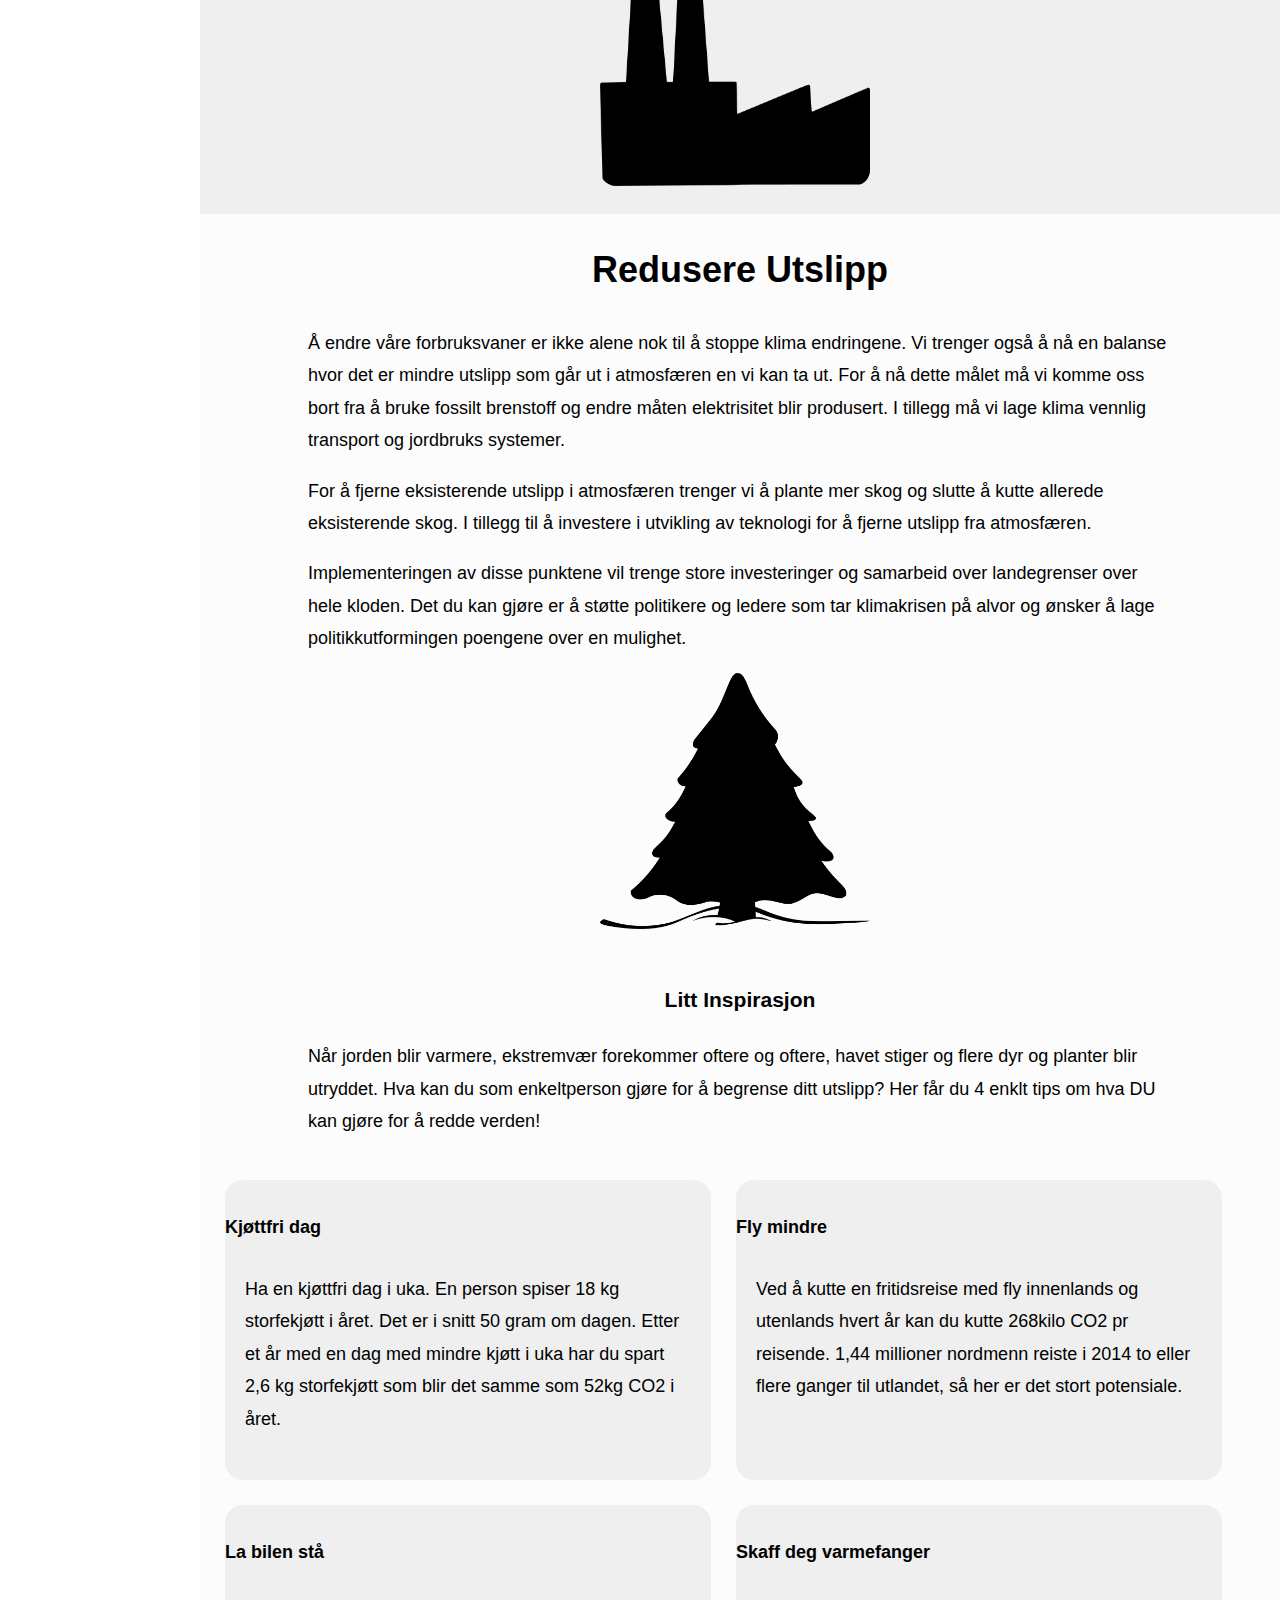
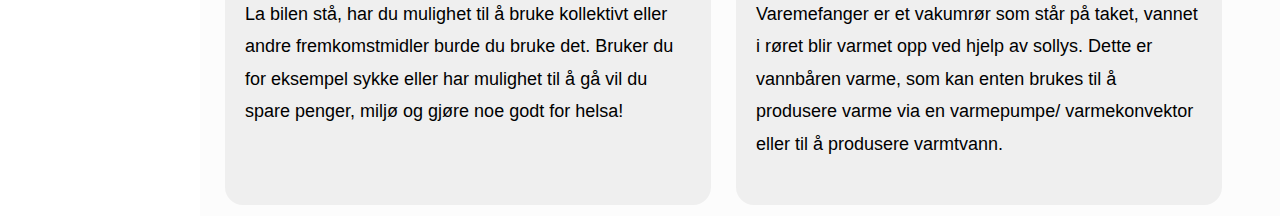
<file: html/solution.html>
<!DOCTYPE html>
<html>
  <head>
    <meta charset="utf-8">
    <meta name="viewport" content="width=device-width, initial-scale=1">
    <link rel="stylesheet" href="../css/style.css">
    <title>Attero | Løsning</title>
   </head>
   <body>

    <div class="sidenav">
      <div class ="leaf">
        <img src="../bilder/leaf.png" alt="leaf"> <!--- freesvg.org/eco-house-vector-icon --->
      </div>
        <a href="index.html">Hjem</a>
        <a href="problem.html">Problem</a>
        <a href="solution.html">Løsning</a>
        <a href="theapp.html">Appen</a>
        <a href="sources.html">Kilder</a>
    </div>

    <!--<div class="innhold">
       <div class="Logo">
         <img src="../bilder/logo.png" alt="Attero" tabindex="0">
       </div>
       <h3 tabindex="0">Vår løsning</h3>
       <p tabindex="0">Vår løsning er en app som logger utslippet til brukeren og brukeren sin husstand. Den måler strøm og vannforbruk, <br>
       hvilke transportmidler du bruker når du reiser, mål hvor mye avfall brukeren kaster.<br>
       Den kan også sammenligne brukeren sitt forbruk med det nasjonale gjennomsnittet og til hvilke tider forbruket er størst. <br>
       På denne måten kan du som forbruker vite om du har et unødvendig stort forbruk av ressurser.</p>

     </div>-->

	 <div class="innhold1">
		   <h3 tabindex="0">Problem: Klimaet er i endring.</h3>

		      <p tabindex="0">Klimaendringer, som ofte refererer til global oppvarming, er endringen i de globale temperaturene og været på jorden. Siden den førindustrielle perioden,
				som betyr fra år 1850 til i dag, at gjennomsnittstemperaturen på kloden vår har steget med så mye som 1 ° C. Det 21. århundre har også sett et flertall av de varmeste
				år som noen gang er blitt registrert. De konstante stigende temperaturene er sterkt påvirket av mennesker på grunn av avskoging, fossilt brensel og husdyrhold som gjør det til et globalt problem som må håndteres.

    		  <p tabindex="0">Endringene i temperatur medfører en rekke problemer, som tørke, ekstremvær og issmelting. Du kan se et eksempel på sistnevnte
				på bildet nedenfor som viser de drastiske endringene mellom år 1883 og 2015 i Yosemite nasjonalpark, USA.</p>

			   <div class="GlacierMelting">
		<img src="../bilder/glaciermelting.jpg" alt="Utslipp"	tabindex="0">
		</div>

		<a href="#bot">Go bottom</a>

	   </div>
	   
	<div class="innhold1">
		<h1 tabindex="0">Klima Løsningen</h1>
	  
		<p tabindex="0">Som du kan forestille deg fra å lese vår Problem-side, 
		er klimaendringer en enorm utfordring med alvorlige konsekvenser.
		Med mindre vi gjør endringer i måten vi gjør
		lever og forbruket vårt, millioner av liv kan gå tapt, 
		arter vil gå ut av livet og vår verden kan i verste fall kollapse.
						</p>
		 
		<p tabindex="0">Selv om klimaendringer er en enorm utfordring, 
		har vi ennå ikke nådd de verste stadiene, og det er absolutt en
		løselig utfordring. derimot
		det er både et sosialt og teknologisk problem. Vi må investere
		i teknologi for å redusere eksisterende utslipp og bruke ren
		energi i stedet for fossilt brensel.
		I tillegg må vi bekjempe spredningen av feilinformasjon om
		klimaendringer fra de som tjener på det, og bidra til å påvirke andre til å gjøre endringer.
		</p>
		
		<p tabindex="0">Vi i Attero ønsker å kunne hjelpe både fra et teknologisk og informativt aspekt. Vi ønsker å informere brukerne våre om klimaendringer gjennom våre
		nettstedet på en enkel og enkel måte. I tillegg til å hjelpe dem med å gjøre endringer, hold deg til dem og se deres fremgang med appen vår!</p>
    </div>
	   
	   
	   
	   

	<div class="innhold2">
      <h1 tabindex="0"> Tilpasse Og Gjenbruke</h1>
      <p tabindex="0"> Å stoppe utviklingen av klimaendringer krever en endring i vår bortkastede forbrukskultur,
		spesielt i velstående land. Du som individ kan være en mer klimavennlig forbruker ved å kjøpe mindre og
		gjenbruk mer. Bruk enhetene dine til de går i stykker, reduser mengden kjøtt du spiser og kjøp bilen som vil vare lengst.
		Gjør en innsats for å kjøpe produkter som vil vare og tenke på hvordan de kan påvirke klimaet. </p>

	  <p tabindex="0">I tillegg til å tenke på kjøpene dine, kan du være mer effektiv med ressursene dine.
		Koble fra enhetene dine for å unngå at de bruker strøm mens de ikke er i bruk, og erstatt ineffektive dingser som f.eks
		gamle lyspærer med nye mer effektive. Kutt ned på transporten der du kan og prioritere å gå,
		sykling og offentlig transport til destinasjonene dine når det er mulig. </p>
		 
		  <img src="../bilder/pollution.png" alt="Pollution Icon"	tabindex="0">
      <h3></h3>
      <p></p>
		</div>
	






	<div class="innhold1">
      <h1 tabindex="0">Redusere Utslipp</h1>
      <p tabindex="0">Å endre våre forbruksvaner er ikke alene nok til å stoppe klima endringene.
	  Vi trenger også å nå en balanse hvor det er mindre utslipp som går ut i atmosfæren en vi kan ta ut.
	  For å nå dette målet må vi komme oss bort fra å bruke fossilt brenstoff og endre måten elektrisitet blir produsert. I tillegg må vi lage klima vennlig transport og jordbruks systemer.
		</p>
	  
	  <p tabindex="0">
	  For å fjerne eksisterende utslipp i atmosfæren trenger vi å plante mer skog og slutte å kutte allerede eksisterende skog.
		I tillegg til å investere i utvikling av teknologi for å fjerne utslipp fra atmosfæren.</p>
	  
	  <p tabindex="0"> Implementeringen av disse punktene vil trenge store investeringer og samarbeid over landegrenser over hele kloden.
		Det du kan gjøre er å støtte politikere og ledere som tar klimakrisen på alvor og ønsker å lage politikkutformingen
		poengene over en mulighet.
		</p>
		 
		 <img src="../bilder/forest.png" alt="Forest Icon"	tabindex="0">
      <h3></h3>
      <p></p>
		</div>
	



  <div class="innhold1">
     <h3 tabindex="0">Litt Inspirasjon</h3>

     <p tabindex="0">Når jorden blir varmere, ekstremvær forekommer oftere og oftere, havet stiger og flere dyr og planter blir utryddet.
        Hva kan du som enkeltperson gjøre for å begrense ditt utslipp? Her får du 4 enklt tips om hva DU kan gjøre for å redde verden! </p>

    <div class ="tipsboks">
       <div class = "kort">
         <h5 tabindex="0">Kjøttfri dag</h5>
          <p tabindex="0">Ha en kjøttfri dag i uka. En person spiser 18 kg storfekjøtt i året. Det er i snitt 50 gram om dagen. Etter et år med en dag med mindre kjøtt i uka har du spart 2,6 kg storfekjøtt som blir det samme som 52kg CO2 i året.</p>
      </div>

      <div class = "kort" tabindex="0">
        <h5 tabindex="0">Fly mindre</h5>
        	<p>Ved å kutte en fritidsreise med fly innenlands og utenlands hvert år kan du kutte 268kilo CO2 pr reisende. 1,44 millioner nordmenn reiste i 2014 to eller flere ganger til utlandet, så her er det stort potensiale.</p>
      </div>

      <div class = "kort" tabindex="0">
        <h5 tabindex="0">La bilen stå</h5>
        	<p>La bilen stå, har du mulighet til å bruke kollektivt eller andre fremkomstmidler burde du bruke det. Bruker du for eksempel sykke eller har mulighet til å gå vil du spare penger, miljø og gjøre noe godt for helsa!</p>
     </div>

      <div class = "kort" tabindex="0">
        <h5 tabindex="0">Skaff deg varmefanger</h5>
          <p>Varemefanger er et vakumrør som står på taket, vannet i røret blir varmet opp ved hjelp av sollys. Dette er vannbåren varme, som kan enten brukes til å produsere varme via en varmepumpe/ varmekonvektor eller til å produsere varmtvann.</p>
      </div>
    </div>
  </div>
      <div class="footer">
         <a href="EngelskSolution.html" id="en">
           <img src="../bilder/en.png">ENG</a>
        <a href="solution.html" id="no" class="active"><img src="../bilder/no.png">NOR</a>
      </div>
  </body>
</html>
</file>
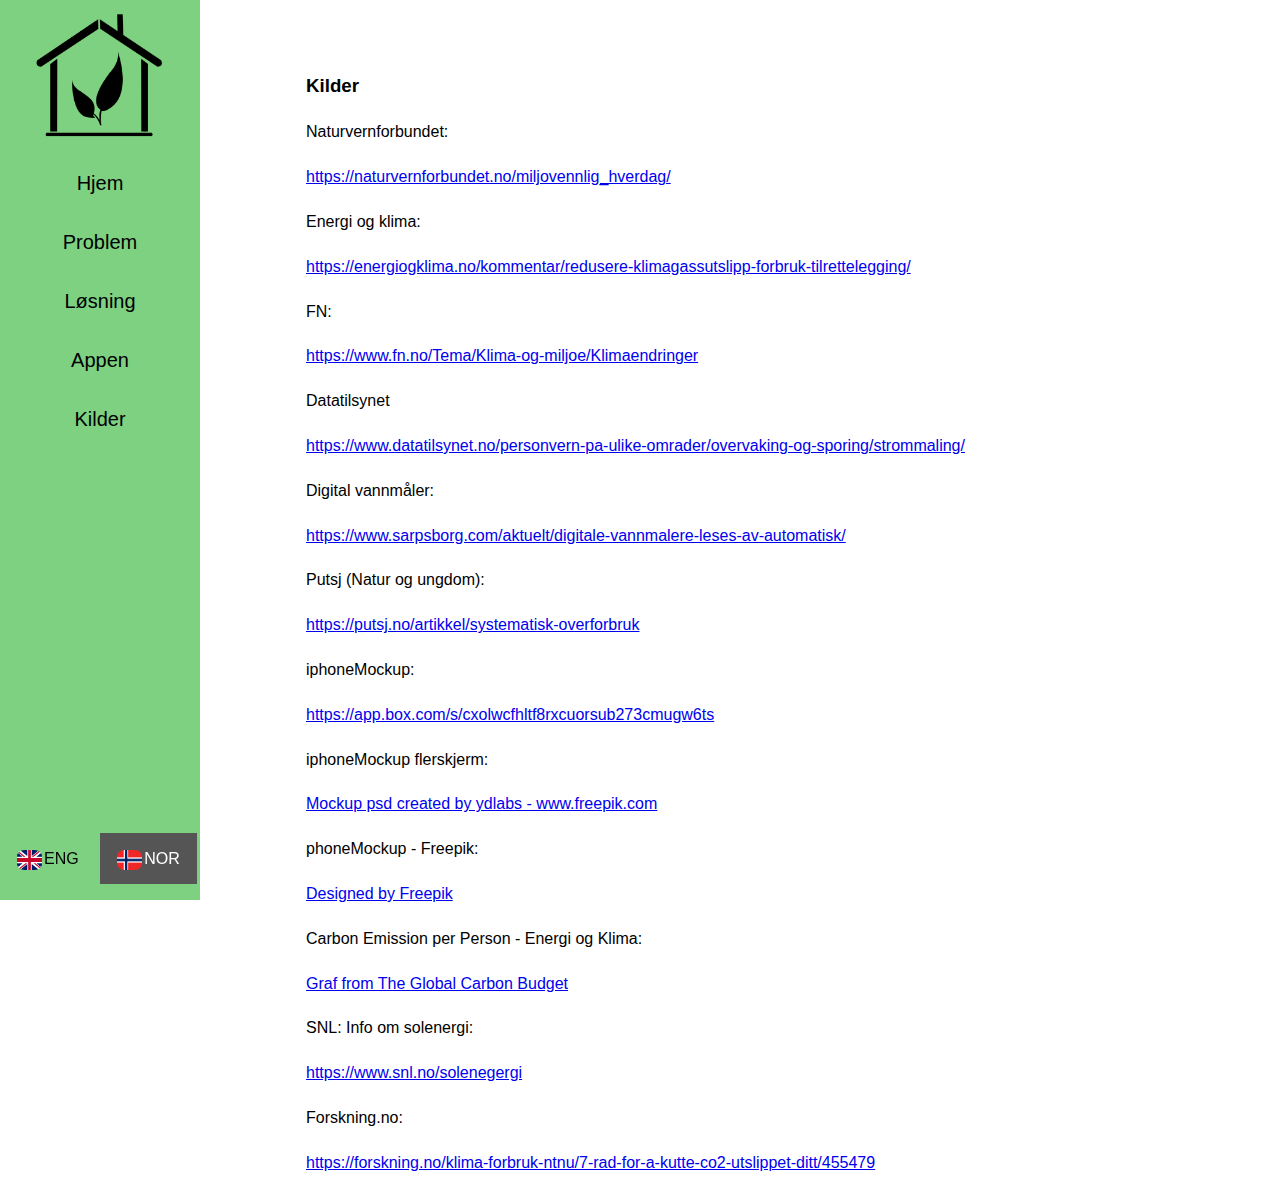
<file: html/sources.html>
<!DOCTYPE html>
<html>
  <head>
    <meta charset="utf-8">
    <meta name="viewport" content="width=device-width, initial-scale=1">
    <link rel="stylesheet" href="../css/style.css">
    <title>Attero | Kilder</title>
  </head>
  <body>

    <div class="sidenav">
      <div class ="leaf">
    	   <img src="../bilder/leaf.png" alt="leaf"> <!--- freesvg.org/eco-house-vector-icon --->
    	</div>
        <a href="index.html">Hjem</a>
        <a href="problem.html">Problem</a>
        <a href="solution.html">Løsning</a>
        <a href="theapp.html">Appen</a>
        <a href="sources.html">Kilder</a>
    </div>

    <div class="innhold" id="sources">
      <h3 tabindex="0">Kilder</h3>
      <p tabindex="0">Naturvernforbundet: </p  <br>
      <a href="https://naturvernforbundet.no/miljovennlig_hverdag/" alt="Link til Naturvernforbundet" tabindex="0">https://naturvernforbundet.no/miljovennlig_hverdag/</a> <br>
      <p tabindex="0">Energi og klima: </p>
      <a href="https://energiogklima.no/kommentar/redusere-klimagassutslipp-forbruk-tilrettelegging/" alt="Link til Energi og klima" tabindex="0">https://energiogklima.no/kommentar/redusere-klimagassutslipp-forbruk-tilrettelegging/</a> <br>
      <p tabindex="0">FN: </p>
      <a href="https://www.fn.no/Tema/Klima-og-miljoe/Klimaendringer" alt="Link til F N" tabindex="0">https://www.fn.no/Tema/Klima-og-miljoe/Klimaendringer</a> <br>
      <p tabindex="0">Datatilsynet</p>
      <a href="https://www.datatilsynet.no/personvern-pa-ulike-omrader/overvaking-og-sporing/strommaling/" alt="Link til Datatilsynet" tabindex="0">https://www.datatilsynet.no/personvern-pa-ulike-omrader/overvaking-og-sporing/strommaling/ </a> <br>
      <p tabindex="0">Digital vannmåler: </p>
      <a href="https://www.sarpsborg.com/aktuelt/digitale-vannmalere-leses-av-automatisk/" alt="Link til digital vannmåler" tabindex="0">https://www.sarpsborg.com/aktuelt/digitale-vannmalere-leses-av-automatisk/</a> <br>
      <p tabindex="0">Putsj (Natur og ungdom): </p>
      <a href="https://putsj.no/artikkel/systematisk-overforbruk" alt="link til Natur og ungdom" tabindex="0">https://putsj.no/artikkel/systematisk-overforbruk</a>
      <p tabindex="0">iphoneMockup: </p>
      <a href="https://app.box.com/s/cxolwcfhltf8rxcuorsub273cmugw6ts" tabindex="0">https://app.box.com/s/cxolwcfhltf8rxcuorsub273cmugw6ts</a>
      <p tabindex="0">iphoneMockup flerskjerm: </p>
      <a href="https://www.freepik.com/free-psd/mobile-phone-mock-up-design_1016571.htm#page=1&position=30" tabindex="0">Mockup psd created by ydlabs - www.freepik.com</a>
      <p tabindex="0">phoneMockup - Freepik: </p>
      <a href="https://www.freepik.com/free-photo/close-up-woman-s-hand-holding-cellphone-with-blank-white-screen_3596221.htm#page=1&query=person+phone+screen+adult+woman+mobile+celular&position=38" tabindex="0">Designed by Freepik</a>
	    <p tabindex="0">Carbon Emission per Person - Energi og Klima: </p>
	    <a href="https://energiogklima.no/klimavakten/utslipp-per-innbygger/" tabindex="0">Graf from The Global Carbon Budget</a>
      <p tabindex="0">SNL: Info om solenergi: </p>
	    <a href="https://www.snl.no/solenegergi" tabindex="0">https://www.snl.no/solenegergi</a>
      <p tabindex="0">Forskning.no: </p>
      <a href="https://forskning.no/klima-forbruk-ntnu/7-rad-for-a-kutte-co2-utslippet-ditt/455479">https://forskning.no/klima-forbruk-ntnu/7-rad-for-a-kutte-co2-utslippet-ditt/455479</a>

    </div>

    <div class="footer">
      <a href="engelskSources.html" id="en"><img src="../bilder/en.png">ENG</a>
      <a href="sources.html" id="no" class="active"><img src="../bilder/no.png">NOR</a>
    </div>
  </body>
</html>
</file>
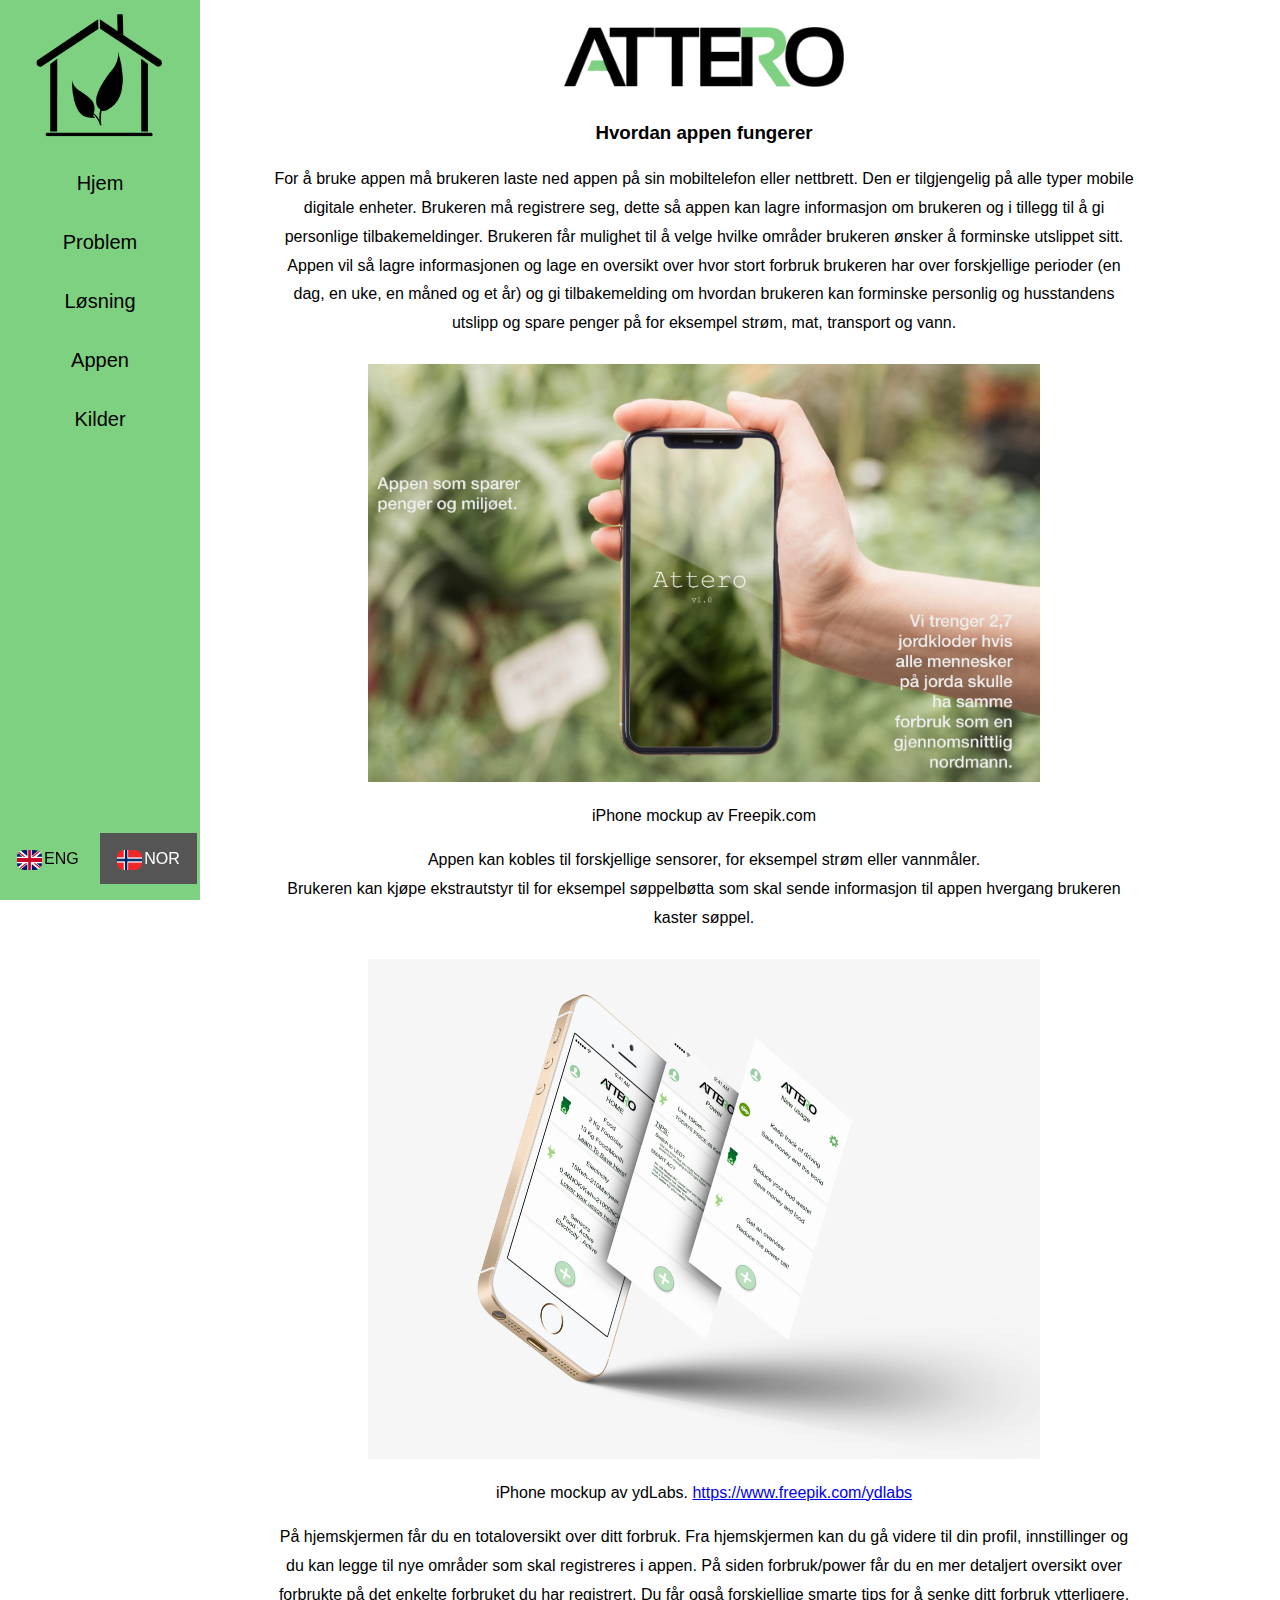
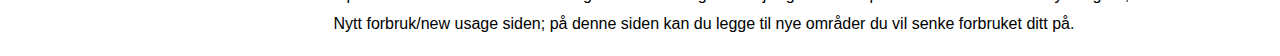
<file: html/theapp.html>
<!DOCTYPE html>
<html>
  <head>
    <meta charset="utf-8">
    <meta name="viewport" content="width=device-width, initial-scale=1">
    <link rel="stylesheet" href="../css/style.css">
    <title>Attero | Appen</title>
  </head>
  <body>

    <div class="sidenav">
      <div class ="leaf">
    	   <img src="../bilder/leaf.png" alt="leaf"> <!--- freesvg.org/eco-house-vector-icon --->
    	</div>
        <a href="index.html">Hjem</a>
        <a href="problem.html">Problem</a>
        <a href="solution.html">Løsning</a>
        <a href="theapp.html">Appen</a>
        <a href="sources.html">Kilder</a>
    </div>

    <div class="innhold">
      <div class="Logo">
          <img src="../bilder/logo.png" alt="Attero" tabindex="0">
        </div>
      <h3 tabindex="0">Hvordan appen fungerer </h3>
      <p tabindex="0">For å bruke appen må brukeren laste ned appen på sin mobiltelefon eller nettbrett.
        Den er tilgjengelig på alle typer mobile digitale enheter. Brukeren må registrere seg, dette så appen kan lagre informasjon
        om brukeren og i tillegg til å gi personlige tilbakemeldinger. Brukeren får mulighet til å velge hvilke områder
        brukeren ønsker å forminske utslippet sitt.  Appen vil så lagre informasjonen og lage en oversikt over hvor stort
        forbruk brukeren har over forskjellige perioder (en dag, en uke, en måned og et år) og gi tilbakemelding om hvordan
         brukeren kan forminske personlig og husstandens utslipp og spare penger på for eksempel strøm, mat, transport og vann.
      </p>

      <img src="../bilder/mockup2.jpg" alt="Picture of the app in use" tabindex="0">
      <figcaption tabindex="0">iPhone mockup av Freepik.com</figcaption>
      <p>Appen kan kobles til forskjellige sensorer, for eksempel strøm eller vannmåler. <br>
      Brukeren kan kjøpe ekstrautstyr til for eksempel søppelbøtta som skal sende informasjon til appen hvergang brukeren kaster søppel. </p>
      <img src="../bilder/SideMockup.jpg">
      <figcaption tabindex="0">iPhone mockup av ydLabs. <a href="https://www.freepik.com/ydlabs">https://www.freepik.com/ydlabs</a></figcaption>
      <p>På hjemskjermen får du en totaloversikt over ditt forbruk. Fra hjemskjermen kan du gå
videre til din profil, innstillinger og du kan legge til nye områder som skal registreres i appen.

På siden forbruk/power får du en mer detaljert oversikt over forbrukte på det enkelte forbruket du har registrert. Du får også forskjellige smarte tips for å senke ditt forbruk ytterligere,

Nytt forbruk/new usage siden; på denne siden kan du legge til nye områder du vil senke forbruket ditt på.

      </p>
    </div>

    <div class="footer">
      <a href="engelskTheApp.html" id="en"><img src="../bilder/en.png">ENG</a>
      <a href="theapp.html" id="no" class="active"><img src="../bilder/no.png">NOR</a>
    </div>
  </body>
</html>
</file>
<file: css/style.css>
html {

margin:0;
padding:0;
overflow-y:auto;
scroll-behavior:smooth;

}

*{
	box-sizing:border-box;
	-webkit-box-sizing: border-box;
	-moz-box-sizing: border-box;
	
}

body{
  padding: 0;
  margin: 0;
  height:100vh;
  font-family: "Arial", sans-serif;
  min-height:100%;
}

.background {
	background-image: url("../bilder/forside.jpeg");
	height: 100%;
	background-size:cover;
	background-repeat: no-repeat;
	background-position:center;
	padding:0;
	margin:0;
}

.tittel img{
	width: 25%;
	position:absolute;
	text-align:center;
	left:55%;
	top:22%;
  transform: translate(-50%, -50%);
	padding:16px;
}

.tittel h2{
	position:absolute;
	text-align:center;
	background-color:rgba(2,2,2,0.5);
	color:white;
	left:55%;
	top:55%;
	padding:16px;
  transform: translate(-50%, -50%);
}

.sidenav {
  margin: 0;
  padding: 0;
  width: 200px;
  background-color: #7DD181;
  position: fixed;
  height: 100%;
  overflow: auto;
}

.leaf{
	background-color: #7DD181;
	width:200px;
	text-align:center;
  position: relative;
}

.leaf img {
	width: 75%;
}

.sidenav a{
  display: block;
  font-size: 20px;
  color: black;
  padding: 18px;
  text-align: center;
  text-decoration: none;
}

.sidenav a.active{
  background-color: #4CAF50;
  color: black;
}

.sidenav a:hover:not(.active){
  background-color: #555;
  color: white;
}

.sidenav img{
  width: 75%;
}

#forside {
  text-align: center;
}

#forside h3{
  font-style: italic;
  font-weight: bold;
}

#forside img{
 width: 90%;
 height: auto;
}

.bakgrunn {
	background-color:#efefef;
	text-align:center;
}

.appRad {
  display: flex;
  justify-content: center; 
	align-items: center; 
  flex-wrap: wrap;
  margin-left:200px;
}


.koll {
  flex: 25%;
  max-width: 25%;
  margin-left:3%;
  
}

.koll img {
  vertical-align: middle;
  width: 90%;
  text-align:center;
}





.innhold img {
  width: 80%;
  height: auto;
  padding: 10px
}

.Logo img {
  display: block;
  margin-left: auto;
  margin-right: auto;
  width: 60%;
  height: auto;
  padding-top: 3%;
  max-width: 300px;
}

.innhold{
  padding: 1px 16px;
  margin-left:20%;
  margin-right: 10%;
  overflow: auto;
  margin-bottom: 50px;
  text-align: center;
  line-height: 1.8;
}


.innhold1{
	display:inline-block;
	position:relative;
	margin-left:200px;
	line-height:1.8;
	width:auto;
	height:auto;
	Background-color:#FCFCFC;
	font-size:18px;
  
}



.innhold1 img{
	width:25%;
	margin-left:37%;
}

#glacier {
	width:100%;
	
}


.innhold3 {	
	margin-left:200px;
	background-color:#efefef;
	width:100%;
}


.innhold3 img {
	width:45%;
	
	
}

.innhold1 h1{
	text-align:center;
}

.innhold h2 {
	text-aling:center;
}


.app1 {
	float:left;
	
}

.innhold1 h3 {
	text-align:center;


}

.innhold2 img {
	width: 25%;
    margin-left: 37%;
    height: auto;
    border-radius: 1em;
	
	
}

.innhold1 p {
  margin-left:10%;
  margin-right: 10%;
}

.innhold2 p {
  margin-left:10%;
  margin-right: 10%;
  font-size:18px;
}

.innhold2 h3{
	text-align:center;
  margin-left:10%;
  margin-right: 10%;
}

.innhold2 h1{
	text-align:center;
  margin-left:10%;
  margin-right: 10%;
}

.innhold2{
	display:inline-block;
	position:relative;
	margin-left:200px;
	line-height:1.8;
	background-color: #efefef;
	width:auto;
}


.kort {
  float: left;
  background-color:#efefef;
  margin-left:25px;
  margin-top:25px;
  width:45%;
  height: 300px;
  border-radius:1em;
}

.tipsboks {
	display:inline-block;
}

.tipsboks p{
  margin: 20px;
}

.kort h5{
  font-size: 18px;
}


.innhold h3{
  margin-bottom: 2.5px;
}

.boks {
  background-color: gray;
  height: 400px;
  width: 240px;
  border-radius: 20px;
  border: 4px solid black;
}

.boks img{
  border: 2px solid black;
  margin-top: 5%;
  width: 95%;
  height: 90%;
}

#sources{
  text-align: left;
  padding-top: 50px;
  padding-left: 50px;
}

.footer{
  position: fixed;
  height: 50px;
  left: 0;
  bottom: 0;
  background-color:#7DD181;
  color: black;
  text-align: left;
  

  
  
}


.description {
  background-color: white;
  border-radius: 4px;
  box-shadow: 4px 2px 4px 2px white;
  width: 20%;
  margin-left: 60%;
}

.footer a{
  display: inline;
  font-size: 20;
  color: black;
  padding: 26px;
  color: black;
  padding: 17px;
  text-align: center;
  text-decoration: none;
}


.footer a.active{
  background-color: #555;
  color: white;
}

.footer a:hover:not(.active){
  background-color: #555;
  color: white
}


#en img {
  width: 25px;
  height: 20px;
  vertical-align: middle;
  margin-right: 2px;
  border-radius: 30%;
}

#no img{
  width: 25px;
  height: 20px;
  vertical-align: middle;
  margin-right: 2px;
  border-radius: 30%;
}





@media screen and (max-width: 700px) {

.innhold1{
	display:inline-block;
	position:relative;
	margin-left:0;
	line-height:1.8;
	height:auto;
	background-color:#FCFCFC;

}


.tittel img{
	width: 50%;
	position:absolute;
	text-align:center;
	left:50%;
	top:35%;
  transform: translate(-50%, -50%);
	padding:16px;
}

.innhold1 img {
	width:50%;
	margin-left:25%;
	border-radius:1em;


}

.koll {
    flex: 50%;
    max-width: 50%;
	
  }
  
  .appRad {
  
  margin-left:0;
}

.innhold2{
	display:inline-block;
	position:relative;
	margin-left:0;
	line-height:1.8;
	height:auto;
	font-size:18px;

}

.innhold2 img {
	width:50%;
	margin-left:25%;
	border-radius:1em;
}

.innhold2 h1{
	text-align:center;

}



.kort {
  background-color:#efefef;
  margin-top:25px;
  width:40%;
  display:inline-block;
  height: auto;
  border-radius:1em;
}

.tipsboks {
	text-align:center;

}
 .footer {
    text-align: center;
    padding: 10px;
  }

  .footer a {
    padding: 4px;
    align: bottom;
  }

  .sidenav {
    width: 100%;
    height: auto;
    position: relative;
    text-align: center;
  }

  .sidenav a {
    display: inline-block;
  }

  div.innhold {
    margin-bottom: 5em;
    margin-left: 0;
  }

  .leaf {
    width: 100%;
    height: auto;
    position: relative;
  }

  .leaf img {
    display: none;
  }

  .Logo img{
    display: block;
    margin-left: auto;
    margin-right: auto;
    width: auto;
    height: auto;
  }

@media screen and (max-width: 550px) {
.innhold img {
    width: 99%;
    height: auto;
  }
  
.innhold1{
	display:inline-block;
	position:relative;
	margin-left:0px;
	line-height:1.8;
	height:auto;
	



}

 .appRad {
  
  margin-left:0;
}

 .koll {
    flex: 100%;
    max-width: 100%;
	margin:0;
  }





.tittel img{
	width: 50%;
	position:absolute;
	text-align:center;
	left:50%;
	top:55%;
  transform: translate(-50%, -50%);
	padding:16px;
}

.tittel h2{
	position:absolute;
	text-align:center;
	background-color:rgba(2,2,2,0.5);
	color:white;
	left:50%;
	top:80%;
	padding:40px;
  transform: translate(-50%, -50%);
}


.innhold1 img {
	width:50%;
	margin-left:25%;
	border-radius:1em;


}

.innhold2{
	display:inline-block;
	position:relative;
	margin-left:0;
	line-height:1.8;
	height:auto;
}

.innhold2 img {
	width:50%;
	margin-left:25%;
	border-radius:1em;
}

.kort {

  background-color:#efefef;
  margin-top:25px;
  width:80%;
  margin-left: 10%;
  display:inline-block;
  height:auto;
  border-radius:1em;
}

.tipsboks {
	text-align:center;
}
  .sidenav a {
    text-align: center;
    display: grid;
  }

  .sidenav {
    width: 100%;
    height: auto;
    position: relative;
  }

.Logo img{
  display: block;
  margin-left: auto;
  margin-right: auto;
  width: 80%;
  height: auto;
  }

   .leaf img {
	display: none;
}
.innhold {
  margin-bottom: 4.5em;
}

}
</file>
